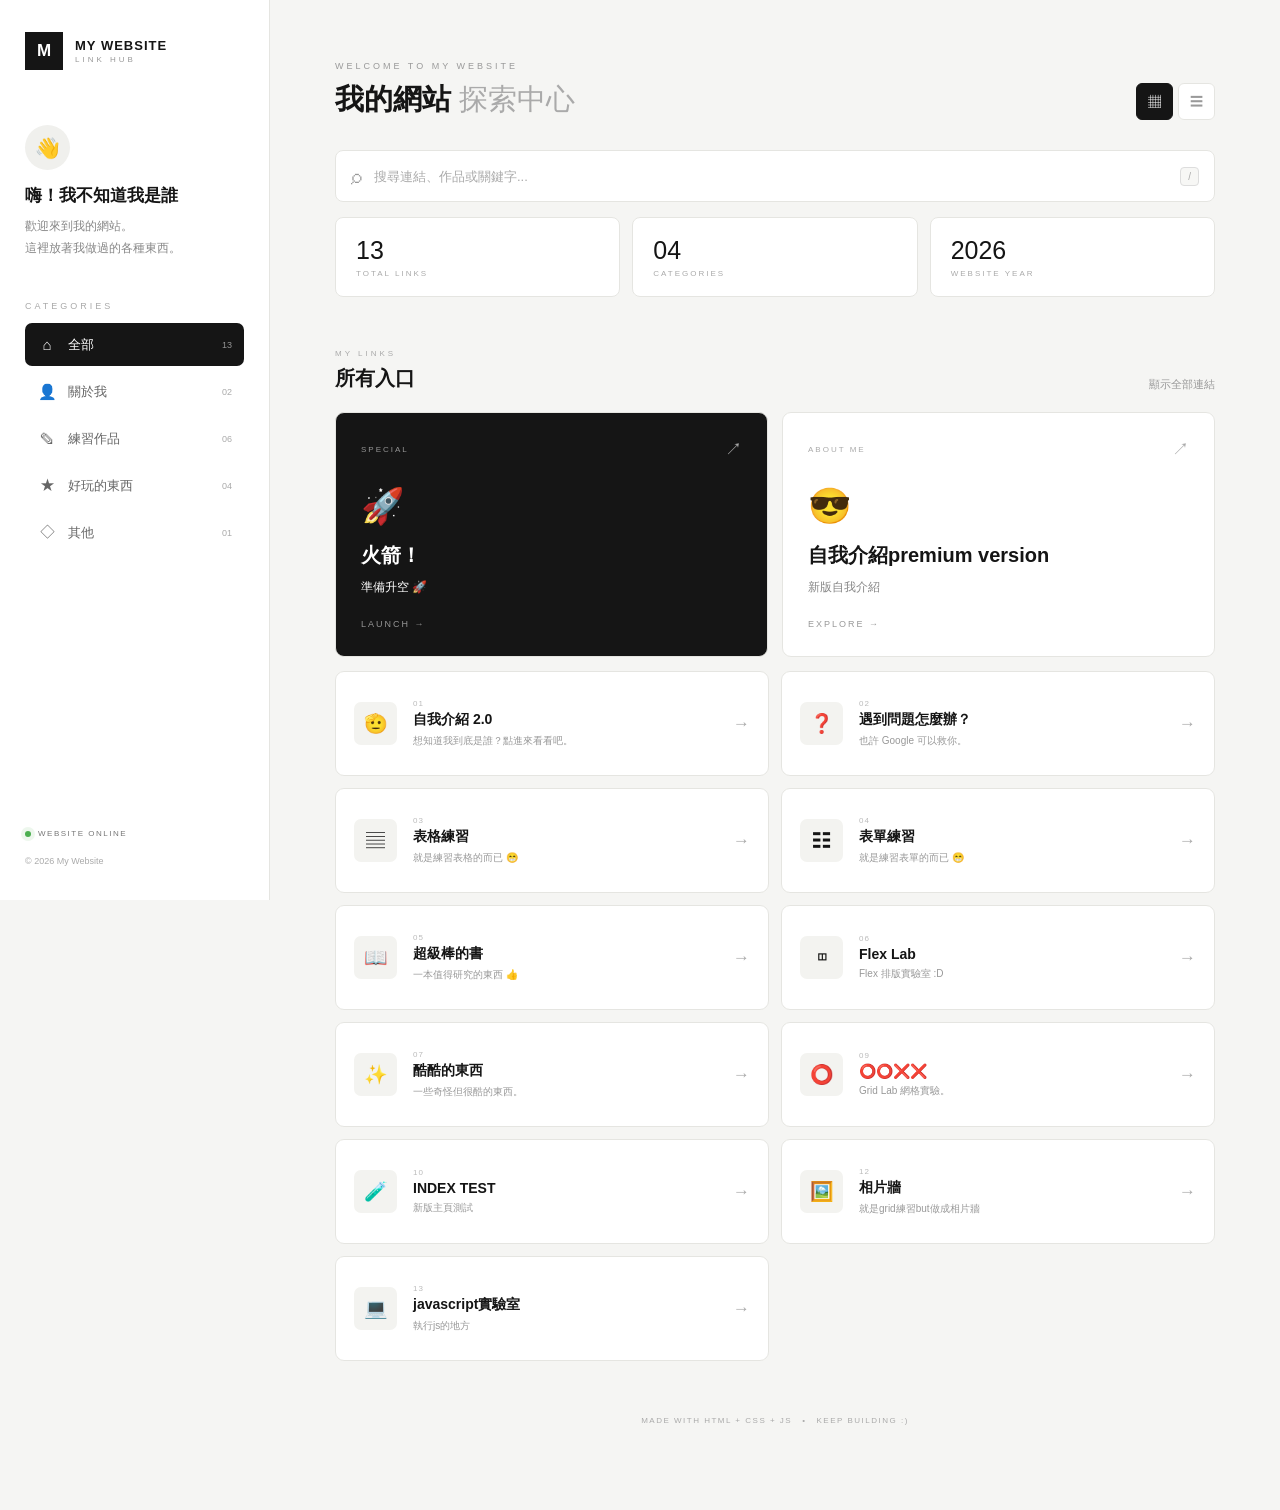
<file: index.html>
<!DOCTYPE html>
<html lang="zh-TW">

<head>
    <meta charset="UTF-8">

    <meta name="viewport" content="width=device-width, initial-scale=1.0">

    <title>我的網站｜Link Hub</title>

    <link rel="stylesheet" href="STYLE_TEST.css">
</head>


<body>

    <!-- 要新增連結要到666行!!!!! -->


    <!-- =================================
         開場動畫
    ================================= -->

    <div class="intro">

        <div class="intro-content">

            <div class="intro-logo">
                M
            </div>

            <div class="intro-title">
                MY WEBSITE
            </div>

            <div class="intro-line"></div>

            <div class="intro-subtitle">
                LOADING...
            </div>

        </div>

    </div>



    <!-- =================================
         左側選單
    ================================= -->

    <aside class="sidebar">


        <!-- Logo -->

        <div class="brand">

            <div class="brand-mark">
                M
            </div>

            <div class="brand-text">

                <strong>
                    MY WEBSITE
                </strong>

                <span>
                    LINK HUB
                </span>

            </div>

        </div>



        <!-- 個人介紹 -->

        <div class="profile">

            <div class="avatar">
                👋
            </div>

            <h1>
                嗨！我不知道我是誰
            </h1>

            <p>
                歡迎來到我的網站。<br>
                這裡放著我做過的各種東西。
            </p>

        </div>



        <!-- 分類 -->

        <div class="sidebar-title">
            CATEGORIES
        </div>


        <nav class="sidebar-menu">


            <button
                class="menu active"
                data-filter="all">

                <span class="menu-icon">
                    ⌂
                </span>

                <span>
                    全部
                </span>

                <b id="allCount">
                    00
                </b>

            </button>



            <button
                class="menu"
                data-filter="about">

                <span class="menu-icon">
                    👤
                </span>

                <span>
                    關於我
                </span>

                <b id="aboutCount">
                    00
                </b>

            </button>



            <button
                class="menu"
                data-filter="practice">

                <span class="menu-icon">
                    ✎
                </span>

                <span>
                    練習作品
                </span>

                <b id="practiceCount">
                    00
                </b>

            </button>



            <button
                class="menu"
                data-filter="fun">

                <span class="menu-icon">
                    ★
                </span>

                <span>
                    好玩的東西
                </span>

                <b id="funCount">
                    00
                </b>

            </button>



            <button
                class="menu"
                data-filter="other">

                <span class="menu-icon">
                    ◇
                </span>

                <span>
                    其他
                </span>

                <b id="otherCount">
                    00
                </b>

            </button>


        </nav>



        <!-- Sidebar 底部 -->

        <div class="sidebar-footer">

            <div class="online-status">

                <span class="online-dot"></span>

                WEBSITE ONLINE

            </div>

            <small>
                © 2026 My Website
            </small>

        </div>


    </aside>




    <!-- =================================
         主內容
    ================================= -->

    <main class="main">


        <!-- 頂部 -->

        <header class="topbar">


            <div>

                <span class="eyebrow">
                    WELCOME TO MY WEBSITE
                </span>

                <h2>
                    我的網站
                    <span>
                        探索中心
                    </span>
                </h2>

            </div>



            <!-- Grid / List -->

            <div class="view-buttons">

                <button
                    class="view-button active"
                    data-view="grid"
                    title="網格模式">

                    ▦

                </button>


                <button
                    class="view-button"
                    data-view="list"
                    title="列表模式">

                    ☰

                </button>

            </div>


        </header>




        <!-- 搜尋 -->

        <div class="search-box">

            <span class="search-icon">
                ⌕
            </span>


            <input
                id="search"
                type="text"
                placeholder="搜尋連結、作品或關鍵字..."
                autocomplete="off">


            <kbd>
                /
            </kbd>

        </div>




        <!-- 統計 -->

        <section class="stats">


            <div class="stat">

                <strong id="totalCount">
                    00
                </strong>

                <span>
                    TOTAL LINKS
                </span>

            </div>



            <div class="stat">

                <strong id="categoryCount">
                    00
                </strong>

                <span>
                    CATEGORIES
                </span>

            </div>



            <div class="stat">

                <strong>
                    2026
                </strong>

                <span>
                    WEBSITE YEAR
                </span>

            </div>


        </section>




        <!-- =================================
             連結區域
        ================================= -->

        <section class="content">


            <div class="section-title">


                <div>

                    <span>
                        MY LINKS
                    </span>

                    <h3>
                        所有入口
                    </h3>

                </div>


                <p id="resultText">
                    顯示全部連結
                </p>


            </div>



            <!-- 精選連結 -->

            <div
                class="featured-grid"
                id="featuredLinks">
            </div>



            <!-- 一般連結 -->

            <div
                class="link-grid"
                id="linkGrid">
            </div>



            <!-- 找不到結果 -->

            <div
                class="no-result"
                id="noResult">


                <div class="no-result-icon">
                    🔍
                </div>


                <h3>
                    找不到東西
                </h3>


                <p>
                    換個關鍵字試試看吧。
                </p>


            </div>


        </section>




        <!-- Footer -->

        <footer>

            <span>
                MADE WITH HTML + CSS + JS
            </span>

            <span>
                •
            </span>

            <span>
                KEEP BUILDING :)
            </span>

        </footer>


    </main>




    <!-- =================================
         JavaScript
    ================================= -->

    <script>


        /*
        ==================================================
        ⭐⭐⭐ 新增連結只需要修改這裡 ⭐⭐⭐

        新增一個：

        {
            title: "網站名稱",
            description: "網站介紹",
            url: "你的檔案.html",
            icon: "🔥",
            category: "other",
            featured: false,
            keywords: "搜尋關鍵字"
        },

        category 可以使用：

        about
        practice
        fun
        other


        featured：

        true  = 大型精選卡片
        false = 一般卡片

        ==================================================
        */


        const links = [


            /* 連結 1 */

            {
                title: "自我介紹 2.0",
                description: "想知道我到底是誰？點進來看看吧。",
                url: "about-me.html",
                icon: "🫡",
                category: "about",
                featured: false,
                keywords: "自我介紹 我是誰 關於我 about me"
            },


            /* 連結 2 */

            {
                title: "遇到問題怎麼辦？",
                description: "也許 Google 可以救你。",
                url: "fake_google.html",
                icon: "❓",
                category: "fun",
                featured: false,
                keywords: "問題 google 搜尋 怎麼辦"
            },


            /* 連結 3 */

            {
                title: "表格練習",
                description: "就是練習表格的而已 😁",
                url: "表格.html",
                icon: "▤",
                category: "practice",
                featured: false,
                keywords: "表格 table html 練習"
            },


            /* 連結 4 */

            {
                title: "表單練習",
                description: "就是練習表單的而已 😁",
                url: "表單.html",
                icon: "☷",
                category: "practice",
                featured: false,
                keywords: "表單 form html 練習"
            },


            /* 連結 5 */

            {
                title: "超級棒的書",
                description: "一本值得研究的東西 👍",
                url: "book.html",
                icon: "📖",
                category: "fun",
                featured: false,
                keywords: "書 book 閱讀"
            },


            /* 連結 6 */

            {
                title: "Flex Lab",
                description: "Flex 排版實驗室 :D",
                url: "flex-lab.html",
                icon: "◫",
                category: "practice",
                featured: false,
                keywords: "flex flexbox css lab 排版"
            },


            /* 連結 7 */

            {
                title: "酷酷的東西",
                description: "一些奇怪但很酷的東西。",
                url: "cool.html",
                icon: "✨",
                category: "fun",
                featured: false,
                keywords: "酷 cool 好玩 特效"
            },


            /* 連結 8 */

            {
                title: "火箭！",
                description: "準備升空 🚀",
                url: "rocket.html",
                icon: "🚀",
                category: "fun",
                featured: true,
                keywords: "火箭 rocket 太空 space"
            },


            /* 連結 9 */

            {
                title: "⭕⭕❌❌",
                description: "Grid Lab 網格實驗。",
                url: "grid-lab.html",
                icon: "⭕",
                category: "practice",
                featured: false,
                keywords: "grid grid lab 圓圈 叉叉 O X"
            },

            

            {
                title: "INDEX TEST",
                description: "新版主頁測試",
                url: "INDEX_TEST.html",
                icon: "🧪",
                category: "other",
                featured: false,
                keywords: "INDEX_TEST TEST INDEX index_test test index 測試 主頁"
            },

            {
                title: "自我介紹premium version",
                description: "新版自我介紹",
                url: "about-me-2.html",
                icon: "😎",
                category: "about",
                featured: true,
                keywords: "自我介紹 介紹 自我 自 我 介 紹 self introduction selfintroduction"
            },

            {
                title: "相片牆",
                description: "就是grid練習but做成相片牆",
                url: "gallery.html",
                icon: "🖼️",
                category: "practice",
                featured: false,
                keywords: "grid 相片 牆 photo 照片 照 片 gallery"
            },

            {
                title: "javascript實驗室",
                description: "執行js的地方",
                url: "js-lab.html",
                icon: "💻",
                category: "practice",
                featured: false,
                keywords: "js javascript 實驗 實 驗 實驗室 室 j a v a s c r i p t"
            },

            // {
            //     title: "flex 練習",
            //     description: "就是grid練習but做成相片牆",
            //     url: "gallery.html",
            //     icon: "🖼️",
            //     category: "practice",
            //     featured: false,
            //     keywords: "grid 相片 牆 photo 照片 照 片 gallery"
            // },


            /*
            ==================================================
            ⭐⭐⭐ 範例：新增第 10 個連結 ⭐⭐⭐

            {
                title: "我的新作品",
                description: "這是我的第十個作品。",
                url: "new-page.html",
                icon: "🔥",
                category: "practice",
                featured: false,
                keywords: "新作品 new 練習"
            },

            ==================================================
            */


        ];




        /* =================================
           找到 HTML 元素
        ================================= */


        const featuredContainer =
            document.getElementById(
                "featuredLinks"
            );


        const linkContainer =
            document.getElementById(
                "linkGrid"
            );


        const searchInput =
            document.getElementById(
                "search"
            );


        const noResult =
            document.getElementById(
                "noResult"
            );


        const resultText =
            document.getElementById(
                "resultText"
            );


        const totalCount =
            document.getElementById(
                "totalCount"
            );


        const categoryCount =
            document.getElementById(
                "categoryCount"
            );



        let currentFilter = "all";




        /* =================================
           數字格式
        ================================= */

        function formatNumber(number) {

            return String(number)
                .padStart(2, "0");

        }




        /* =================================
           精選卡片
        ================================= */

        function createFeaturedCard(item) {


            const card =
                document.createElement("a");


            card.href =
                item.url;


            card.className =
                "featured-link link-card";


            card.dataset.category =
                item.category;


            card.dataset.name =
                (
                    item.title +
                    " " +
                    item.description +
                    " " +
                    item.keywords
                ).toLowerCase();



            if (
                item.title === "火箭！"
            ) {

                card.classList.add(
                    "rocket"
                );

            }



            card.innerHTML = `


                <div class="card-top">


                    <span class="tag">

                        ${
                            item.category === "about"
                            ? "ABOUT ME"
                            : "SPECIAL"
                        }

                    </span>


                    <span class="card-arrow">
                        ↗
                    </span>


                </div>



                <div class="big-icon">
                    ${item.icon}
                </div>



                <h4>
                    ${item.title}
                </h4>



                <p>
                    ${item.description}
                </p>



                <span class="go">

                    ${
                        item.title === "火箭！"
                        ? "LAUNCH"
                        : "EXPLORE"
                    }

                    →

                </span>


            `;


            return card;

        }




        /* =================================
           一般卡片
        ================================= */

        function createNormalCard(
            item,
            index
        ) {


            const card =
                document.createElement("a");


            card.href =
                item.url;


            card.className =
                "link-card normal";


            card.dataset.category =
                item.category;


            card.dataset.name =
                (
                    item.title +
                    " " +
                    item.description +
                    " " +
                    item.keywords
                ).toLowerCase();



            if (
                item.title === "⭕⭕❌❌"
            ) {

                card.classList.add(
                    "special-nine"
                );

            }



            card.innerHTML = `


                <span class="icon">
                    ${item.icon}
                </span>



                <div class="link-text">


                    <span class="link-number">
                        ${formatNumber(index + 1)}
                    </span>


                    <h4>
                        ${item.title}
                    </h4>


                    <p>
                        ${item.description}
                    </p>


                </div>



                <span class="arrow">
                    →
                </span>


            `;


            return card;

        }




        /* =================================
           顯示所有連結
        ================================= */

        function renderLinks() {


            featuredContainer.innerHTML =
                "";


            linkContainer.innerHTML =
                "";


            links.forEach(
                (item, index) => {


                    if (
                        item.featured
                    ) {


                        const card =
                            createFeaturedCard(
                                item
                            );


                        featuredContainer
                            .appendChild(
                                card
                            );


                    } else {


                        const card =
                            createNormalCard(
                                item,
                                index
                            );


                        linkContainer
                            .appendChild(
                                card
                            );

                    }

                }
            );



            updateStats();

            updateLinks();

        }




        /* =================================
           統計數字
        ================================= */

        function updateStats() {


            totalCount.textContent =
                formatNumber(
                    links.length
                );



            const categories =
                new Set(
                    links.map(
                        item =>
                            item.category
                    )
                );



            categoryCount.textContent =
                formatNumber(
                    categories.size
                );



            const counts = {

                about: 0,

                practice: 0,

                fun: 0,

                other: 0

            };



            links.forEach(
                item => {


                    if (
                        counts[item.category]
                        !== undefined
                    ) {

                        counts[
                            item.category
                        ]++;

                    }

                }
            );



            document.getElementById(
                "allCount"
            ).textContent =
                formatNumber(
                    links.length
                );



            document.getElementById(
                "aboutCount"
            ).textContent =
                formatNumber(
                    counts.about
                );



            document.getElementById(
                "practiceCount"
            ).textContent =
                formatNumber(
                    counts.practice
                );



            document.getElementById(
                "funCount"
            ).textContent =
                formatNumber(
                    counts.fun
                );



            document.getElementById(
                "otherCount"
            ).textContent =
                formatNumber(
                    counts.other
                );

        }




        /* =================================
           搜尋 + 分類
        ================================= */

        function updateLinks() {


            const keyword =
                searchInput.value
                    .toLowerCase()
                    .trim();



            const cards =
                document.querySelectorAll(
                    ".link-card"
                );



            let visible = 0;



            cards.forEach(
                card => {


                    const category =
                        card.dataset.category;


                    const name =
                        card.dataset.name;



                    const categoryMatch =
                        currentFilter === "all" ||
                        category === currentFilter;



                    const searchMatch =
                        name.includes(
                            keyword
                        );



                    const show =
                        categoryMatch &&
                        searchMatch;



                    card.style.display =
                        show
                        ? ""
                        : "none";



                    if (show) {

                        visible++;

                    }

                }
            );



            if (keyword) {


                resultText.textContent =
                    `找到 ${visible} 個結果`;


            } else if (
                currentFilter === "all"
            ) {


                resultText.textContent =
                    "顯示全部連結";


            } else {


                resultText.textContent =
                    "顯示分類中的連結";

            }



            noResult.classList.toggle(
                "show",
                visible === 0
            );



            const visibleFeatured =
                Array.from(
                    featuredContainer.children
                ).some(
                    card =>
                        card.style.display !==
                        "none"
                );



            featuredContainer.style.display =
                visibleFeatured
                ? ""
                : "none";

        }




        /* =================================
           左側分類按鈕
        ================================= */

        document
            .querySelectorAll(".menu")
            .forEach(
                menu => {


                    menu.addEventListener(
                        "click",
                        () => {


                            document
                                .querySelectorAll(
                                    ".menu"
                                )
                                .forEach(
                                    item => {

                                        item.classList
                                            .remove(
                                                "active"
                                            );

                                    }
                                );



                            menu.classList.add(
                                "active"
                            );



                            currentFilter =
                                menu.dataset.filter;



                            updateLinks();

                        }
                    );

                }
            );




        /* =================================
           搜尋
        ================================= */

        searchInput.addEventListener(
            "input",
            updateLinks
        );




        /* =================================
           鍵盤快捷鍵
        ================================= */

        document.addEventListener(
            "keydown",
            event => {


                if (
                    event.key === "/" &&
                    document.activeElement !==
                    searchInput
                ) {


                    event.preventDefault();

                    searchInput.focus();

                }



                if (
                    event.key === "Escape"
                ) {


                    searchInput.value =
                        "";

                    updateLinks();

                    searchInput.blur();

                }

            }
        );




        /* =================================
           Grid / List
        ================================= */

        const viewButtons =
            document.querySelectorAll(
                ".view-button"
            );



        viewButtons.forEach(
            button => {


                button.addEventListener(
                    "click",
                    () => {


                        viewButtons.forEach(
                            item => {

                                item.classList
                                    .remove(
                                        "active"
                                    );

                            }
                        );



                        button.classList.add(
                            "active"
                        );



                        const view =
                            button.dataset.view;



                        linkContainer.classList.toggle(
                            "list-view",
                            view === "list"
                        );

                    }
                );

            }
        );




        /* =================================
           ⭐ 點擊連結 Loading 動畫
        ================================= */

        document.addEventListener(
            "click",
            function (event) {


                const link =
                    event.target.closest(
                        "a.link-card"
                    );


                if (!link) {
                    return;
                }


                event.preventDefault();


                const url =
                    link.href;


                document.body.classList.add(
                    "leaving"
                );


                setTimeout(
                    function () {

                        window.location.href =
                            url;

                    },
                    500
                );

            }
        );




        /* =================================
           啟動
        ================================= */

        renderLinks();


    </script>


</body>

</html>
</file>
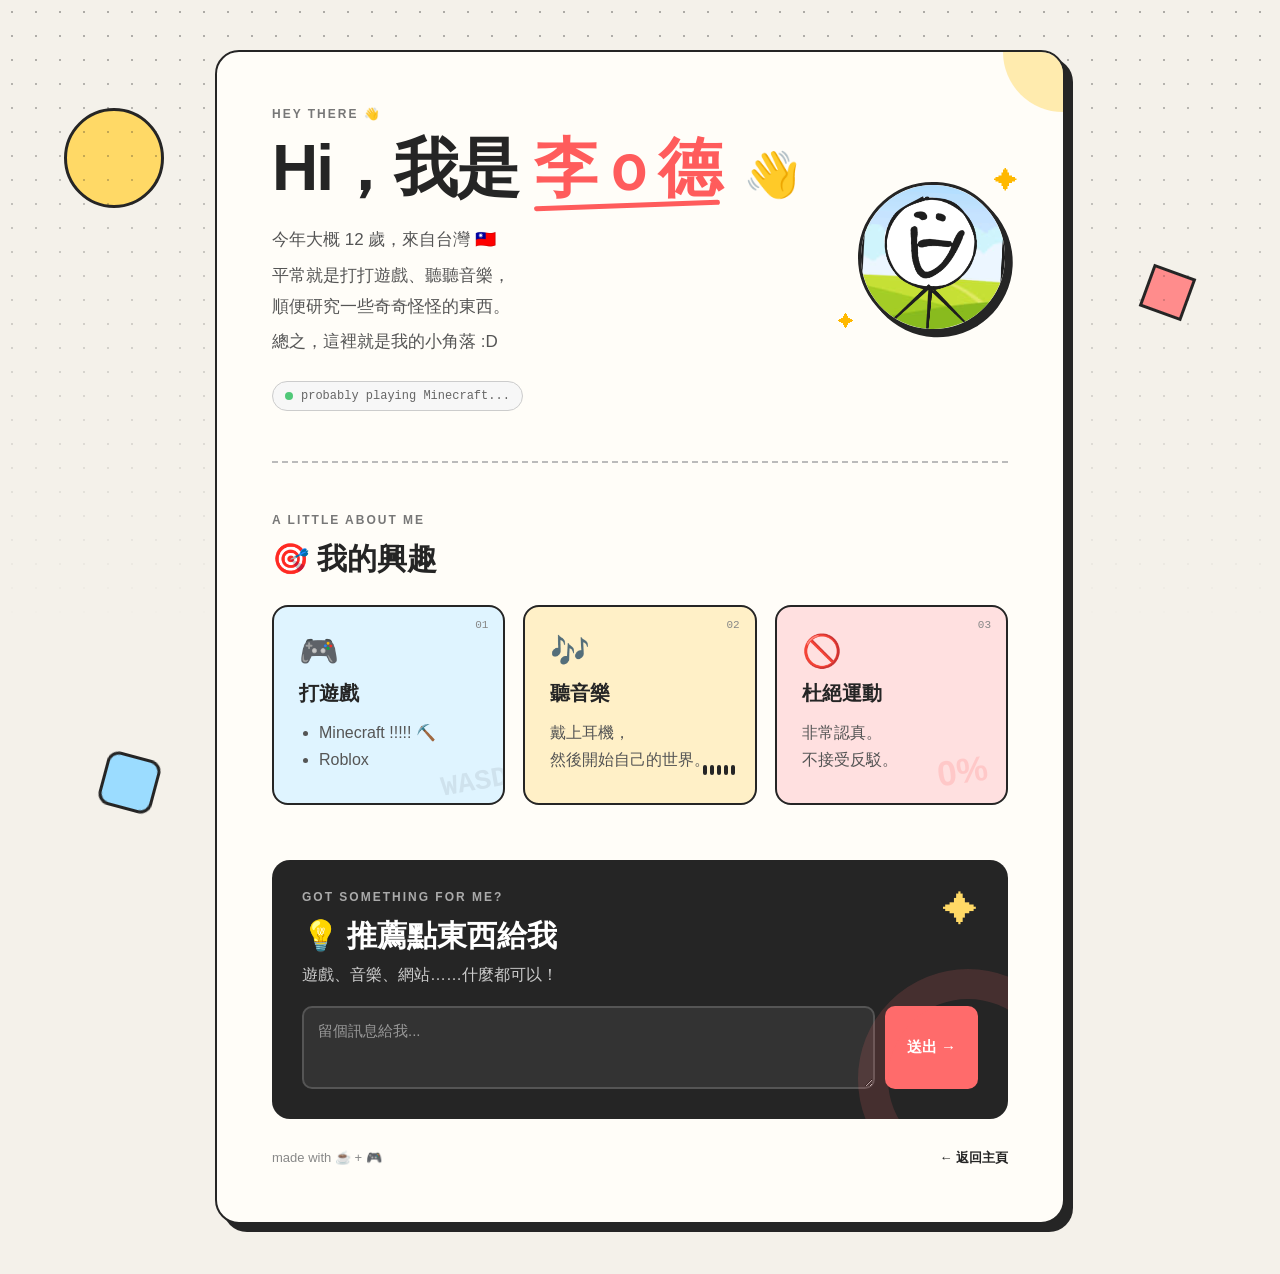
<file: about-me-2.html>
<!DOCTYPE html>
<html lang="zh-TW">

<head>
    <meta charset="UTF-8">
    <meta name="viewport" content="width=device-width, initial-scale=1.0">

    <title>李ｏ德的小卡片｜自我介紹</title>

    <link rel="stylesheet" href="about-me-2.css">
</head>

<body>

    <!-- Decorative background -->
    <div class="bg-dots"></div>
    <div class="floating-shape shape-1"></div>
    <div class="floating-shape shape-2"></div>
    <div class="floating-shape shape-3"></div>

    <main class="about-me">

        <!-- Header -->
        <section class="intro">

            <div class="intro-text">

                <p class="small-text">
                    HEY THERE 👋
                </p>

                <h1>
                    Hi，我是 <span>李ｏ德</span>
                    <span class="wave">👋</span>
                </h1>

                <p class="description">
                    今年大概 12 歲，來自台灣 🇹🇼
                </p>

                <p class="description">
                    平常就是打打遊戲、聽聽音樂，<br>
                    順便研究一些奇奇怪怪的東西。
                </p>

                <p class="description">
                    總之，這裡就是我的小角落 <span class="blink">:D</span>
                </p>

                <div class="status">
                    <span class="status-dot"></span>
                    probably playing Minecraft...
                </div>

            </div>

            <div class="avatar-wrapper">
                <div class="sparkle sparkle-1">✦</div>
                <div class="sparkle sparkle-2">✦</div>

                <img
                    src="自畫像.png"
                    alt="我的自畫像"
                    class="profile-img"
                >
            </div>

        </section>


        <hr>


        <!-- Hobbies -->
        <section class="hobby">

            <p class="section-label">
                A LITTLE ABOUT ME
            </p>

            <h2>
                🎯 我的興趣
            </h2>

            <div class="hobby-grid">

                <div class="hobby-card">
                    <span class="card-number">01</span>

                    <div class="emoji">🎮</div>

                    <h3>打遊戲</h3>

                    <ul>
                        <li>Minecraft !!!!! ⛏️</li>
                        <li>Roblox</li>
                    </ul>

                    <div class="card-decoration">WASD</div>
                </div>


                <div class="hobby-card">
                    <span class="card-number">02</span>

                    <div class="emoji">🎶</div>

                    <h3>聽音樂</h3>

                    <p>
                        戴上耳機，<br>
                        然後開始自己的世界。
                    </p>

                    <div class="music-bars">
                        <span></span>
                        <span></span>
                        <span></span>
                        <span></span>
                        <span></span>
                    </div>
                </div>


                <div class="hobby-card">
                    <span class="card-number">03</span>

                    <div class="emoji">🚫</div>

                    <h3>杜絕運動</h3>

                    <p>
                        非常認真。<br>
                        不接受反駁。
                    </p>

                    <div class="no-sport">
                        0%
                    </div>
                </div>

            </div>

        </section>


        <!-- Recommendation -->
        <section class="recommend">

            <div class="recommend-header">

                <div>
                    <p class="section-label">
                        GOT SOMETHING FOR ME?
                    </p>

                    <h2>
                        💡 推薦點東西給我
                    </h2>
                </div>

                <div class="mini-star">✦</div>

            </div>

            <p>
                遊戲、音樂、網站……什麼都可以！
            </p>

            <form>

                <textarea
                    id="msg"
                    rows="3"
                    placeholder="留個訊息給我..."
                ></textarea>

                <button type="submit">
                    送出 <span>→</span>
                </button>

            </form>

        </section>


        <!-- Footer -->
        <footer>

            <span>made with ☕ + 🎮</span>

            <a href="index.html">
                ← 返回主頁
            </a>

        </footer>

    </main>

</body>

</html>
</file>
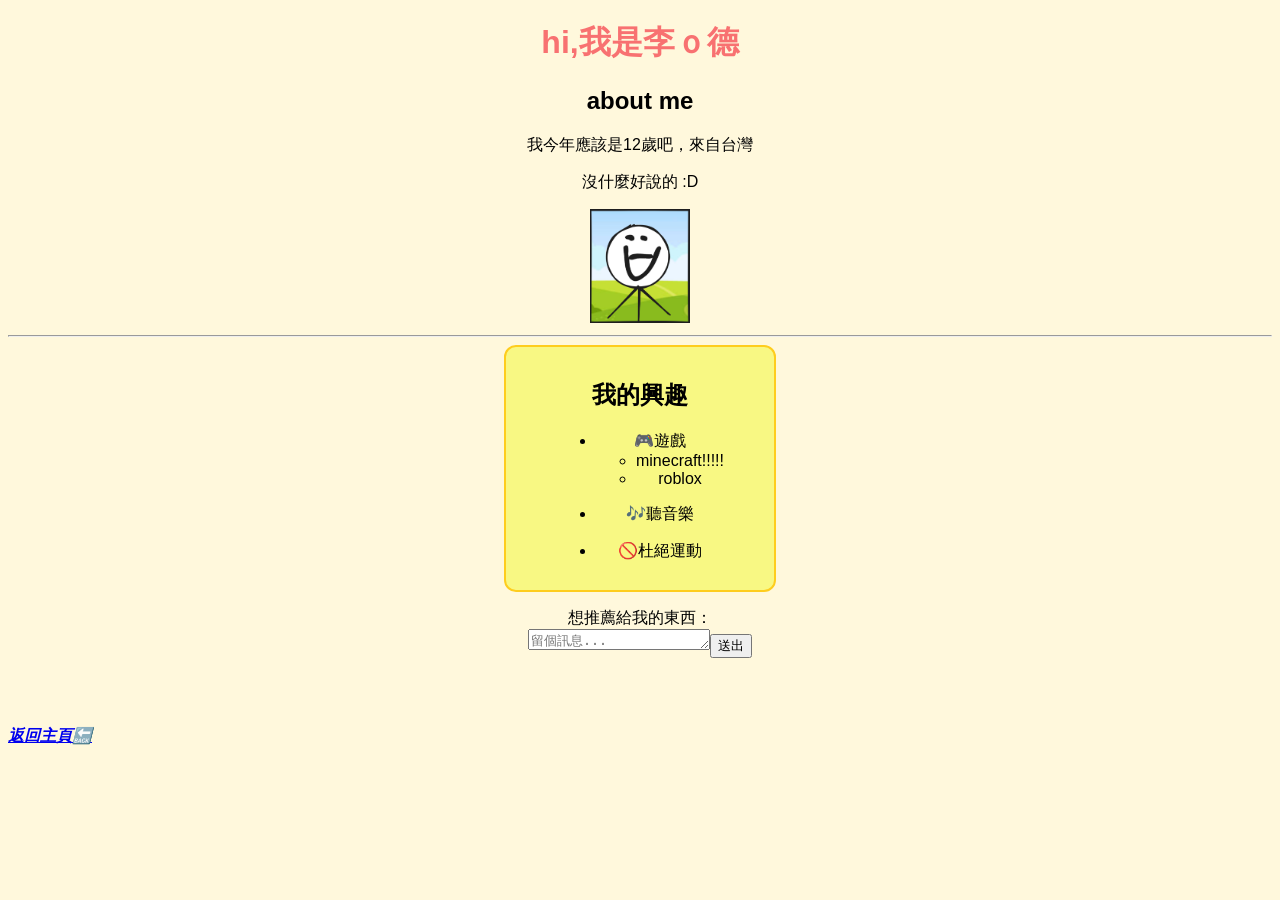
<file: about-me.html>
<!DOCTYPE html>
<html lang="en">

<head>
    <meta charset="UTF-8">
    <meta name="viewport" content="width=device-width, initial-scale=1.0">
    <title>李ｏ德的小卡片(自我介紹)</title>
    <link rel="stylesheet" href="about-me.css">
</head>

<body>
    <div class="about-me">
        <h1>hi,我是李ｏ德</h1>
        <h2>about me</h2>
        <p>我今年應該是12歲吧，來自台灣</p>
        <p>沒什麼好說的 :D</p>
        <img src="自畫像.png" alt="我的自畫像" width="100">
        <hr>
        <div class="container">
            <div class="hobby">
                <h2>我的興趣</h2>
                <ul>
                    <li>🎮遊戲
                        <ul>
                            <li>minecraft!!!!!</li>
                            <li>roblox</li>
                        </ul>
                    </li>
                </ul>
                <ul>
                    <li>🎶聽音樂</li>
                </ul>
                <ul>
                    <li>🚫杜絕運動</li>
                </ul>
                <form>
            </div>
        </div>
        <p>
            <label for="msg">想推薦給我的東西：</label><br>
            <textarea id="msg" rows="1" cols="20" placeholder="留個訊息..."></textarea><button type="submit">送出</button>
        </p>
        </form>
    </div>
    <br>
    <br>

    <p><a href="index.html"><em><strong>返回主頁🔙</strong></em></a></p>

</body>

</html>
</file>
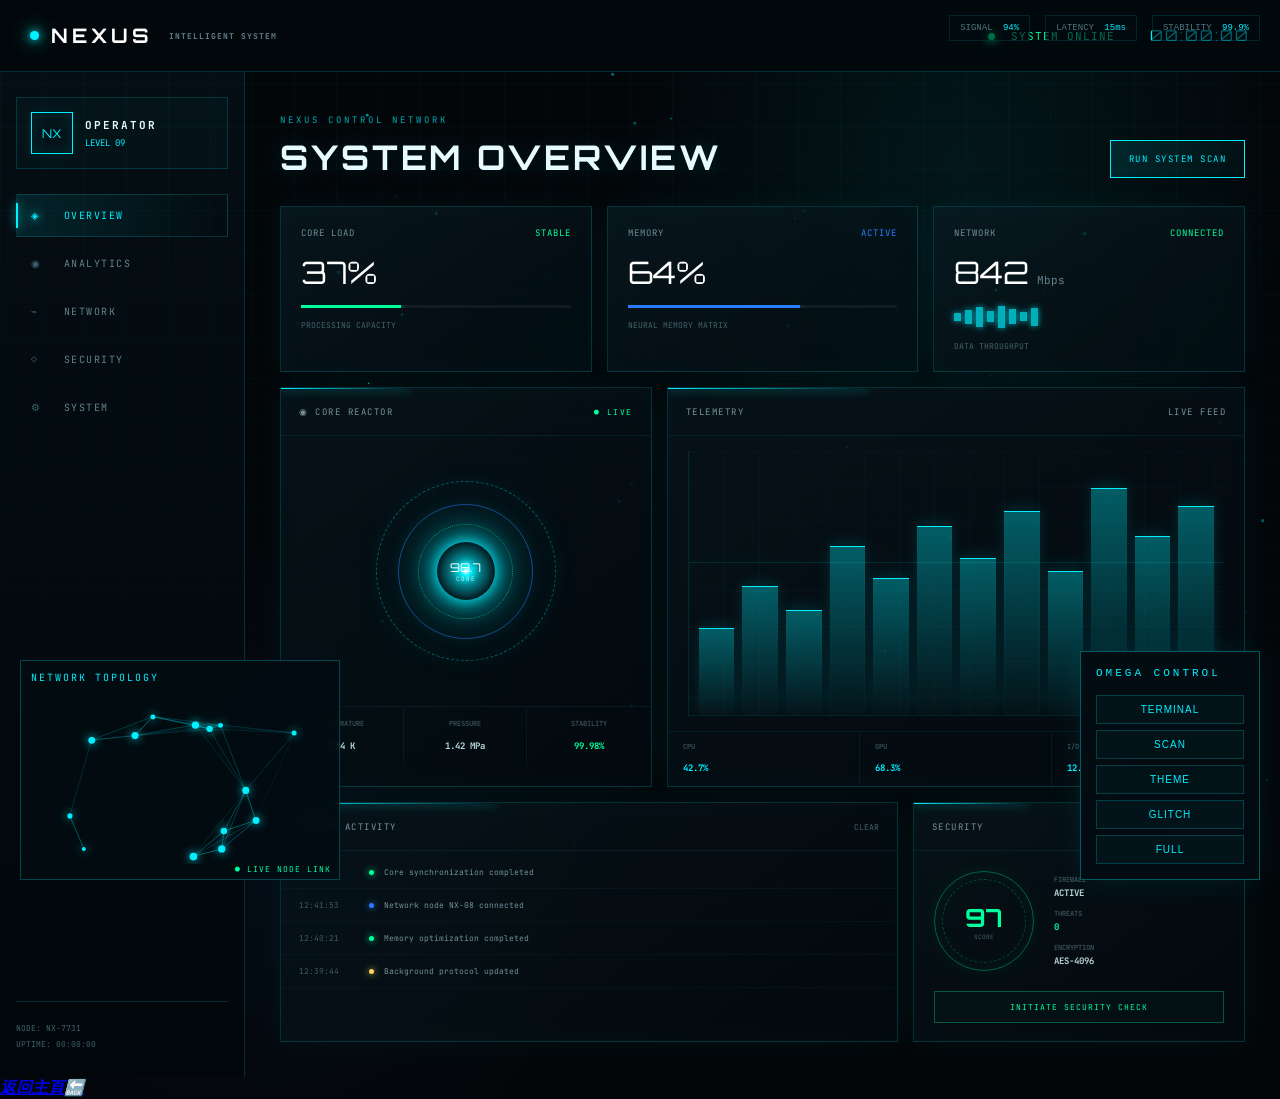
<file: cool.html>
<!DOCTYPE html>
<html lang="zh-Hant">
<head>
    <meta charset="UTF-8">
    <meta name="viewport" content="width=device-width, initial-scale=1.0">
    <title>NEXUS // SYSTEM CONTROL</title>

    <link rel="stylesheet" href="cool.css">
</head>

<body>

    <!-- 背景網格 -->
    <div class="background-grid"></div>
    <div class="scanlines"></div>

    <!-- 頂部導航 -->
    <header class="topbar">
        <div class="brand">
            <span class="brand-dot"></span>
            NEXUS
            <small>INTELLIGENT SYSTEM</small>
        </div>

        <div class="system-status">
            <span class="status-light"></span>
            SYSTEM ONLINE
        </div>

        <div class="clock" id="clock">
            00:00:00
        </div>
    </header>

    <!-- 主畫面 -->
    <main class="dashboard">

        <!-- 左側 -->
        <aside class="sidebar">

            <div class="profile-card">
                <div class="avatar">
                    NX
                </div>

                <div class="profile-info">
                    <strong>OPERATOR</strong>
                    <span>LEVEL 09</span>
                </div>
            </div>

            <nav class="menu">

                <button class="menu-item active" data-panel="overview">
                    <span>◈</span>
                    OVERVIEW
                </button>

                <button class="menu-item" data-panel="analytics">
                    <span>◉</span>
                    ANALYTICS
                </button>

                <button class="menu-item" data-panel="network">
                    <span>⌁</span>
                    NETWORK
                </button>

                <button class="menu-item" data-panel="security">
                    <span>◇</span>
                    SECURITY
                </button>

                <button class="menu-item" data-panel="system">
                    <span>⚙</span>
                    SYSTEM
                </button>

            </nav>

            <div class="sidebar-footer">
                <div>NODE: NX-7731</div>
                <div>UPTIME: <span id="uptime">00:00:00</span></div>
            </div>

        </aside>


        <!-- 中間主要內容 -->
        <section class="content">

            <div class="page-title">
                <div>
                    <span class="eyebrow">NEXUS CONTROL NETWORK</span>
                    <h1>SYSTEM OVERVIEW</h1>
                </div>

                <button class="action-button" id="scanButton">
                    RUN SYSTEM SCAN
                </button>
            </div>


            <!-- 狀態卡片 -->
            <section class="stats">

                <div class="stat-card">
                    <div class="stat-header">
                        <span>CORE LOAD</span>
                        <span class="green">STABLE</span>
                    </div>

                    <div class="stat-value">
                        <span id="coreLoad">37</span>%
                    </div>

                    <div class="progress">
                        <div id="coreBar" style="width:37%"></div>
                    </div>

                    <small>PROCESSING CAPACITY</small>
                </div>


                <div class="stat-card">
                    <div class="stat-header">
                        <span>MEMORY</span>
                        <span class="blue">ACTIVE</span>
                    </div>

                    <div class="stat-value">
                        <span id="memory">64</span>%
                    </div>

                    <div class="progress blue-bar">
                        <div id="memoryBar" style="width:64%"></div>
                    </div>

                    <small>NEURAL MEMORY MATRIX</small>
                </div>


                <div class="stat-card">
                    <div class="stat-header">
                        <span>NETWORK</span>
                        <span class="green">CONNECTED</span>
                    </div>

                    <div class="stat-value">
                        <span id="network">842</span>
                        <small>Mbps</small>
                    </div>

                    <div class="network-wave">
                        <i></i>
                        <i></i>
                        <i></i>
                        <i></i>
                        <i></i>
                        <i></i>
                        <i></i>
                        <i></i>
                    </div>

                    <small>DATA THROUGHPUT</small>
                </div>

            </section>


            <!-- 主視覺區 -->
            <section class="main-grid">

                <!-- 核心反應爐 -->
                <div class="panel reactor-panel">

                    <div class="panel-title">
                        <span>◉ CORE REACTOR</span>
                        <span class="live">● LIVE</span>
                    </div>

                    <div class="reactor">

                        <div class="reactor-ring ring-1"></div>
                        <div class="reactor-ring ring-2"></div>
                        <div class="reactor-ring ring-3"></div>

                        <div class="reactor-core">
                            <span id="corePercent">98.7</span>
                            <small>CORE</small>
                        </div>

                    </div>

                    <div class="reactor-data">
                        <div>
                            <span>TEMPERATURE</span>
                            <strong id="temperature">724 K</strong>
                        </div>

                        <div>
                            <span>PRESSURE</span>
                            <strong id="pressure">1.42 MPa</strong>
                        </div>

                        <div>
                            <span>STABILITY</span>
                            <strong class="green">99.98%</strong>
                        </div>
                    </div>

                </div>


                <!-- 即時數據 -->
                <div class="panel telemetry-panel">

                    <div class="panel-title">
                        <span>TELEMETRY</span>
                        <span id="telemetryStatus">LIVE FEED</span>
                    </div>

                    <div class="chart" id="chart">

                        <div class="chart-line"></div>

                        <div class="chart-bars">
                            <span style="height:35%"></span>
                            <span style="height:52%"></span>
                            <span style="height:42%"></span>
                            <span style="height:68%"></span>
                            <span style="height:55%"></span>
                            <span style="height:76%"></span>
                            <span style="height:63%"></span>
                            <span style="height:82%"></span>
                            <span style="height:58%"></span>
                            <span style="height:91%"></span>
                            <span style="height:72%"></span>
                            <span style="height:84%"></span>
                        </div>

                    </div>

                    <div class="telemetry-values">

                        <div>
                            <span>CPU</span>
                            <strong id="cpu">42.7%</strong>
                        </div>

                        <div>
                            <span>GPU</span>
                            <strong id="gpu">68.3%</strong>
                        </div>

                        <div>
                            <span>I/O</span>
                            <strong id="io">12.8 GB/s</strong>
                        </div>

                    </div>

                </div>

            </section>


            <!-- 下方資訊 -->
            <section class="bottom-grid">

                <!-- 活動紀錄 -->
                <div class="panel activity-panel">

                    <div class="panel-title">
                        <span>SYSTEM ACTIVITY</span>
                        <button id="clearLog">CLEAR</button>
                    </div>

                    <div class="activity-list" id="activityList">

                        <div class="activity">
                            <span class="activity-time">12:42:17</span>
                            <span class="activity-dot green-dot"></span>
                            <span>Core synchronization completed</span>
                        </div>

                        <div class="activity">
                            <span class="activity-time">12:41:53</span>
                            <span class="activity-dot blue-dot"></span>
                            <span>Network node NX-08 connected</span>
                        </div>

                        <div class="activity">
                            <span class="activity-time">12:40:21</span>
                            <span class="activity-dot green-dot"></span>
                            <span>Memory optimization completed</span>
                        </div>

                        <div class="activity">
                            <span class="activity-time">12:39:44</span>
                            <span class="activity-dot yellow-dot"></span>
                            <span>Background protocol updated</span>
                        </div>

                    </div>

                </div>


                <!-- 安全 -->
                <div class="panel security-panel">

                    <div class="panel-title">
                        <span>SECURITY</span>
                        <span class="green">SECURE</span>
                    </div>

                    <div class="security-score">

                        <div class="score-circle">
                            <strong id="securityScore">97</strong>
                            <span>SCORE</span>
                        </div>

                        <div class="security-info">
                            <div>
                                <span>FIREWALL</span>
                                <strong>ACTIVE</strong>
                            </div>

                            <div>
                                <span>THREATS</span>
                                <strong class="green">0</strong>
                            </div>

                            <div>
                                <span>ENCRYPTION</span>
                                <strong>AES-4096</strong>
                            </div>
                        </div>

                    </div>

                    <button class="security-button" id="securityCheck">
                        INITIATE SECURITY CHECK
                    </button>

                </div>

            </section>

        </section>

    </main>


    <!-- 彈出通知 -->
    <div class="notification" id="notification">

        <div class="notification-icon">
            ✓
        </div>

        <div>
            <strong id="notificationTitle">
                SYSTEM MESSAGE
            </strong>

            <span id="notificationText">
                Operation completed.
            </span>
        </div>

    </div>


    <!-- 掃描畫面 -->
    <div class="scan-overlay" id="scanOverlay">

        <div class="scan-box">

            <div class="scan-circle">
                <div class="scan-inner"></div>
            </div>

            <h2>SYSTEM SCANNING</h2>

            <p id="scanText">
                Initializing diagnostic protocol...
            </p>

            <div class="scan-progress">
                <div id="scanProgress"></div>
            </div>

            <span id="scanPercent">0%</span>

        </div>

    </div>


    <script src="cool.js"></script>
    <p><a href="index.html"><em><strong>返回主頁🔙</strong></em></a></p>
</body>
</html>
</file>
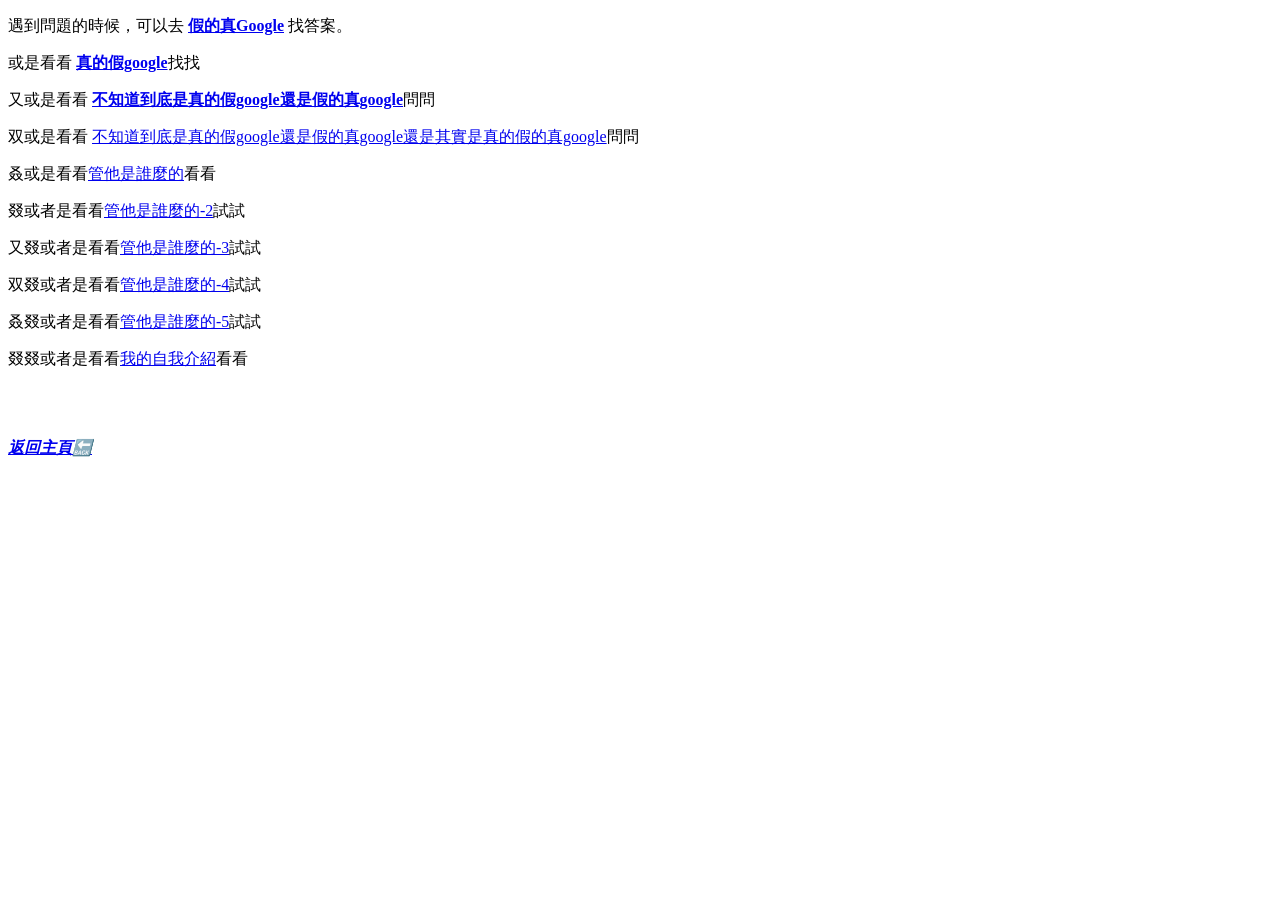
<file: fake_google.html>
<!DOCTYPE html>
<html lang="en">
<head>
    <meta charset="UTF-8">
    <meta name="viewport" content="width=device-width, initial-scale=1.0">
    <title>遇到問題怎麼辦!!</title>
</head>
<body>
    <p>遇到問題的時候，可以去 <a href="https://chatgpt.com/" target="_blank"><strong>假的真Google</strong></a> 找答案。</p>
    <p>或是看看 <a href="https://gemini.google.com/app" target="_blank"><strong>真的假google</strong></a>找找</p>
    <p>又或是看看 <a href="https://grok.com/" target="_blank"><strong>不知道到底是真的假google還是假的真google</strong></a>問問</p>
    <p>双或是看看 <a href="https://www.meta.ai/" target="_blank">不知道到底是真的假google還是假的真google還是其實是真的假的真google</a>問問</p>
    <p>叒或是看看<a href="https://claude.ai" target="_blank">管他是誰麼的</a>看看</p>
    <p>叕或者是看看<a href="https://copilot.microsoft.com" target="_blank">管他是誰麼的-2</a>試試</p>
    <p>又叕或者是看看<a href="https://www.perplexity.ai" target="_blank">管他是誰麼的-3</a>試試</p>
    <p>双叕或者是看看<a href="https://www.deepseek.com" target="_blank">管他是誰麼的-4</a>試試</p>
    <p>叒叕或者是看看<a href="https://www.youtube.com/watch?v=dQw4w9WgXcQ" target="_blank">管他是誰麼的-5</a>試試</p>
    <p>叕叕或者是看看<a href="about-me.html" target="_blank">我的自我介紹</a>看看</p>
    <br>
    <br>
    <p><a href="index.html"><em><strong>返回主頁🔙</strong></em></a></p>
</body>
</html>
</file>
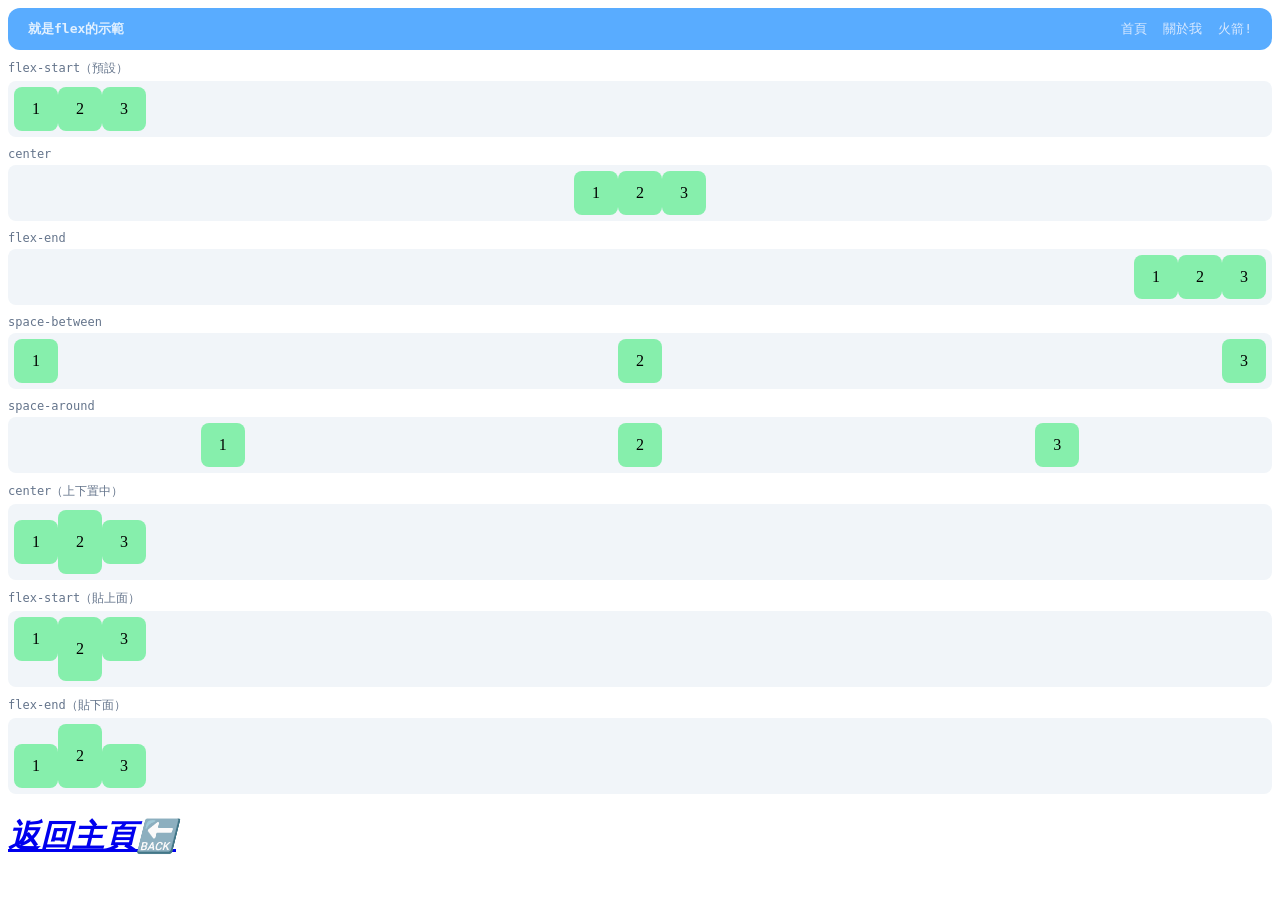
<file: flex-lab.html>
<!DOCTYPE html>
<html lang="zh-Hant">
  <head>
    <meta charset="UTF-8">
    <title>Flex 排隊練習場</title>
    <style>
        .row {
        display: flex;
        background-color: #f1f5f9;
        border-radius: 8px;
        padding: 6px;
        }

        .row_2 {
        display: flex;
        background-color: #f1f5f9;
        border-radius: 8px;
        padding: 50px;
        }

        .box {
        width: 44px;
        height: 44px;
        background-color: #86efac;
        border-radius: 8px;
        text-align: center;
        line-height: 44px;
        }



        .label {
        margin: 10px 0 4px;
        font-size: 12px;
        color: #64748b;
        font-family: monospace;
        }

        .tall {
        height: 64px;
        line-height: 64px;
        }
        .navbar {
          display: flex;
          justify-content: space-between;
          align-items: center;
          background-color: #59acff;
          padding: 12px 20px;
          border-radius: 12px;
        }
        
        .logo {
          color: #e1f0ff;
          font-weight: bold;
          font-family: monospace;
        }
        
        .nav-links {
          display: flex;
          gap: 16px;
        }
        
        .nav-links a {
          color: #d9e9ff;
          text-decoration: none;
          font-family: monospace;

    </style>
  </head>
  <body>
    <nav class="navbar">
      <span class="logo">就是flex的示範</span>
      <div class="nav-links">
      <a href="index.html">首頁</a>
      <a href="about-me.html">關於我</a>
      <a href="rocket.html">火箭!</a>
      
    </nav>

    <p class="label">flex-start（預設）</p>
    <div class="row" style="justify-content: flex-start;">
    <div class="box">1</div><div class="box">2</div><div class="box">3</div>
    </div>

    <p class="label">center</p>
    <div class="row" style="justify-content: center;">
    <div class="box">1</div><div class="box">2</div><div class="box">3</div>
    </div>

    <p class="label">flex-end</p>
    <div class="row" style="justify-content: flex-end;">
    <div class="box">1</div><div class="box">2</div><div class="box">3</div>
    </div>
    
    <p class="label">space-between</p>
    <div class="row" style="justify-content: space-between;">
    <div class="box">1</div><div class="box">2</div><div class="box">3</div>
    </div>
    
    <p class="label">space-around</p>
    <div class="row" style="justify-content: space-around;">
    <div class="box">1</div><div class="box">2</div><div class="box">3</div>
    </div>

    <p class="label">center（上下置中）</p>
    <div class="row" style="align-items: center;">
    <div class="box">1</div><div class="box tall">2</div><div class="box">3</div>
    </div>

    <p class="label">flex-start（貼上面）</p>
    <div class="row" style="align-items: flex-start;">
    <div class="box">1</div><div class="box tall">2</div><div class="box">3</div>
    </div>

    <p class="label">flex-end（貼下面）</p>
    <div class="row" style="align-items: flex-end;">
    <div class="box">1</div><div class="box tall">2</div><div class="box">3</div>
    </div>

    <h1><a href="index.html"><em><strong>返回主頁🔙</strong></em></a></h1>

    
  </body>
</html>
</file>
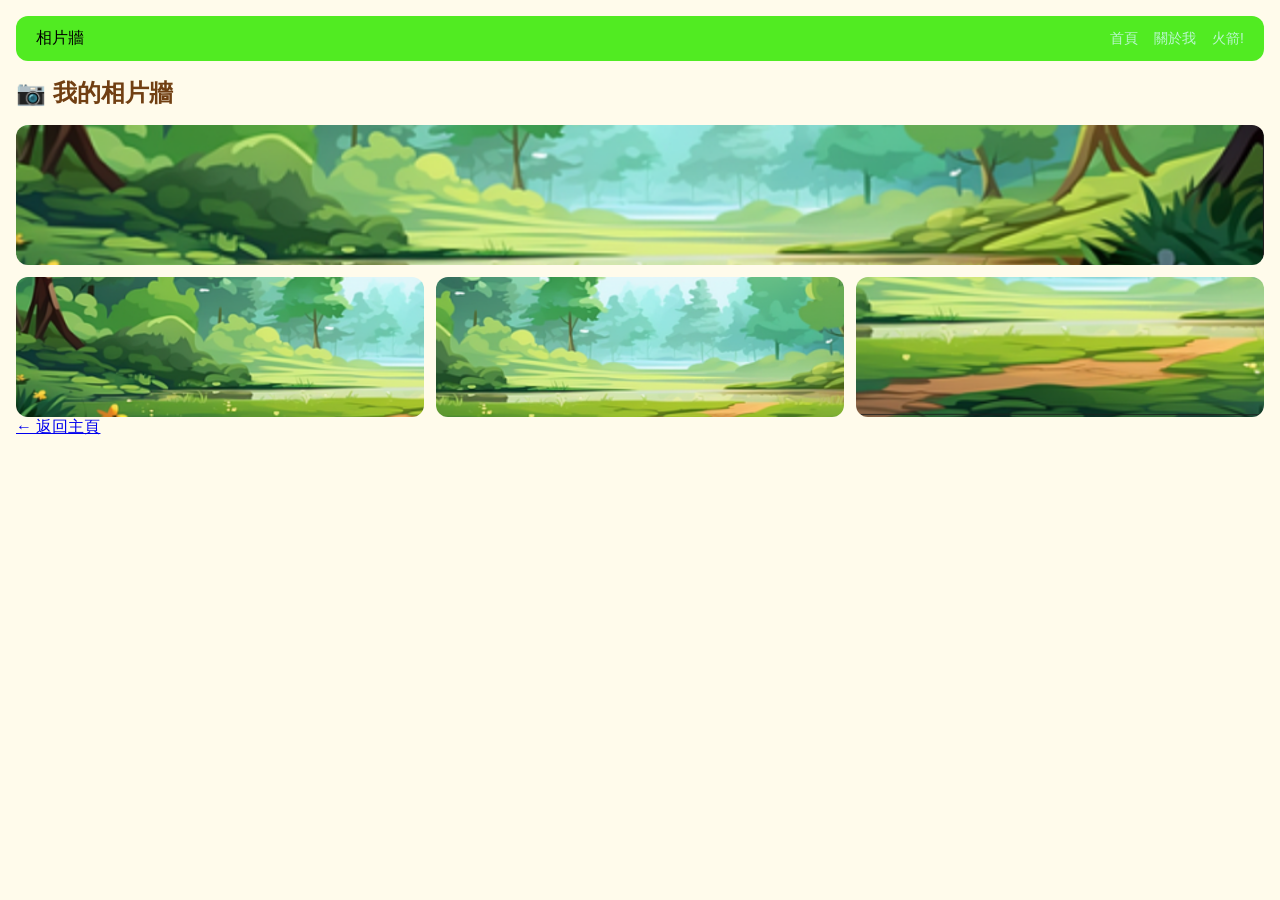
<file: gallery.html>
<!DOCTYPE html>
<html lang="zh-Hant">
  <head>
    <meta charset="UTF-8">
    <meta name="viewport" content="width=device-width, initial-scale=1.0">
    <title>我的相片牆</title>
    <link rel="stylesheet" href="gallery.css">
  </head>
  <body>
    <nav class="navbar">相片牆</span>
      <div class="nav-links">
      <a href="index.html">首頁</a>
      <a href="about-me.html">關於我</a>
      <a href="rocket.html">火箭!</a>
      
    </nav>
    <h1>📷 我的相片牆</h1>
 
    <div class="photo-wall">
      <img src="photo/螢幕擷取畫面 2026-09-13 111839.png" alt="風景照 1" class="featured">
      <img src="photo/螢幕擷取畫面 2026-09-13 111753.png" alt="風景照 2">
      <img src="photo/螢幕擷取畫面 2026-09-13 111514.png" alt="風景照 3">
      <img src="photo/螢幕擷取畫面 2026-09-13 112935.png" alt="風景照 4">
    </div>

    <a href="index.html">
                ← 返回主頁
            </a>
  </body>
</html>
</file>
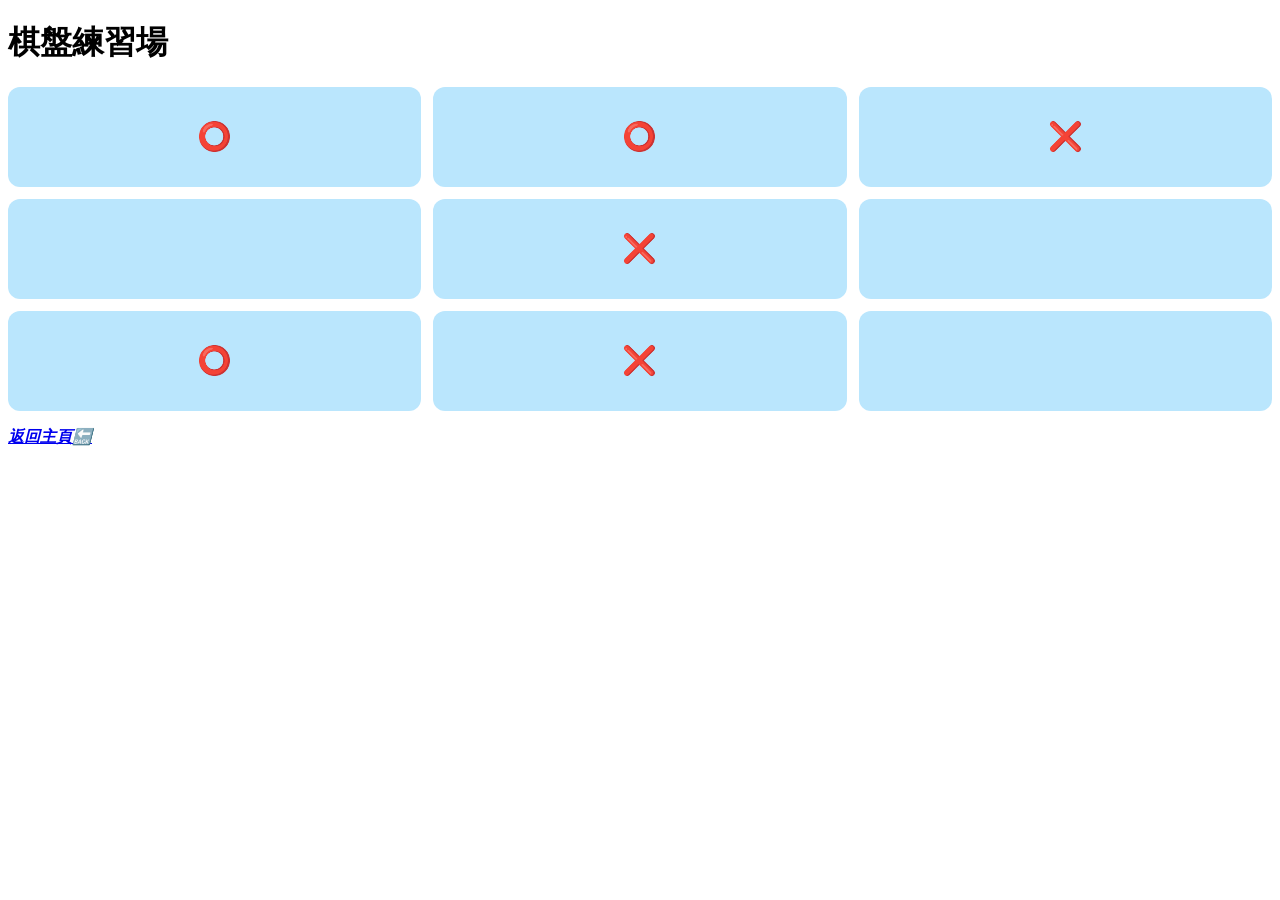
<file: grid-lab.html>
<!DOCTYPE html>
<html lang="zh-Hant">
  <head>
    <meta charset="UTF-8">
    <title>Grid 棋盤練習場</title>
    <meta name="viewport" content="width=device-width, initial-scale=1.0">
    <style>
      .board {
        display: grid;
        grid-template-columns: repeat(3, 1fr);
        gap: 12px;
      }
      
      /* 平板：900px 以內變 2 欄 */
      @media (max-width: 900px) {
        .board {
          grid-template-columns: repeat(2, 1fr);
        }
      }
      
      /* 手機：600px 以內變 1 欄 */
      @media (max-width: 600px) {
        .board {
          grid-template-columns: 1fr;
        }
      }
      .cell {
        height: 100px;
        background-color: #bae6fd;
        border-radius: 12px;
        display: flex;
        justify-content: center;
        align-items: center;
        font-size: 28px;
      }
    </style>
  </head>
  <body>
    <h1>棋盤練習場</h1>
    <div class="board">
      <div class="cell" >⭕</div>
      <div class="cell">⭕</div>
      <div class="cell">❌</div>
      <div class="cell"></div>
      <div class="cell">❌</div>
      <div class="cell"></div>
      <div class="cell">⭕</div>
      <div class="cell">❌</div>
      <div class="cell"></div>
    
    </div>
    <p><a href="index.html"><em><strong>返回主頁🔙</strong></em></a></p>
  </body>
</html>
</file>
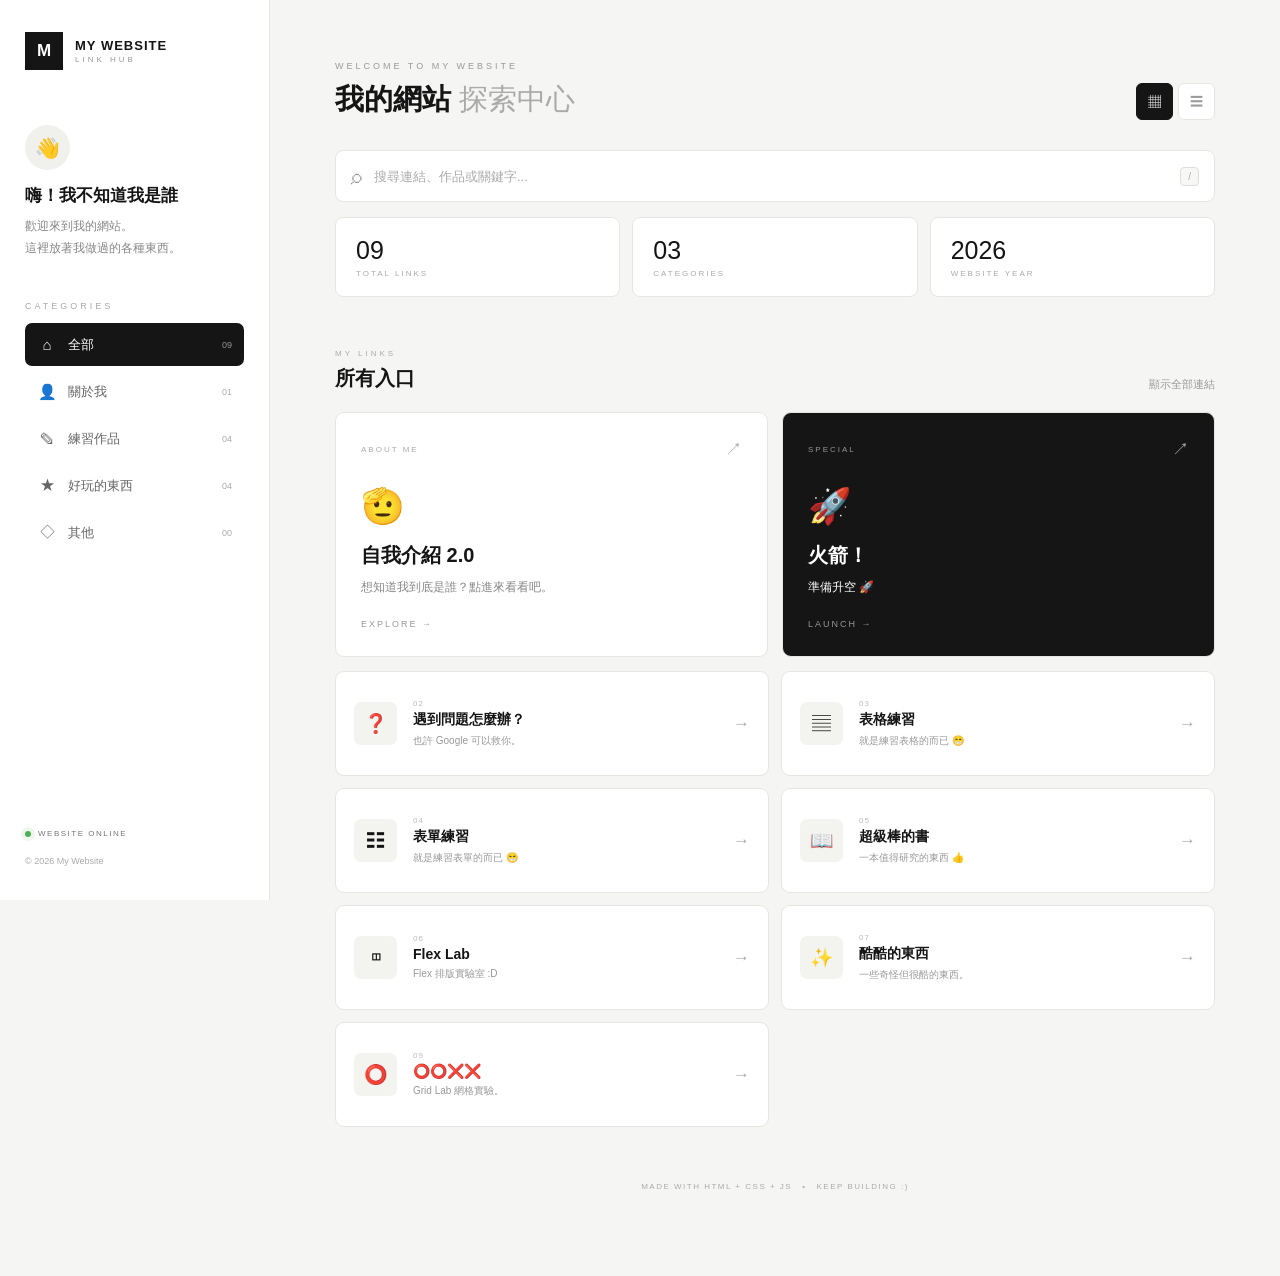
<file: INDEX_TEST.html>
<!DOCTYPE html>
<html lang="zh-TW">

<head>
    <meta charset="UTF-8">

    <meta name="viewport" content="width=device-width, initial-scale=1.0">

    <title>我的網站｜Link Hub</title>

    <link rel="stylesheet" href="STYLE_TEST.css">
</head>


<body>


    <!-- =================================
         開場動畫
    ================================= -->

    <div class="intro">

        <div class="intro-content">

            <div class="intro-logo">
                M
            </div>

            <div class="intro-title">
                MY WEBSITE
            </div>

            <div class="intro-line"></div>

            <div class="intro-subtitle">
                LOADING...
            </div>

        </div>

    </div>



    <!-- =================================
         左側選單
    ================================= -->

    <aside class="sidebar">


        <!-- Logo -->

        <div class="brand">

            <div class="brand-mark">
                M
            </div>

            <div class="brand-text">

                <strong>
                    MY WEBSITE
                </strong>

                <span>
                    LINK HUB
                </span>

            </div>

        </div>



        <!-- 個人介紹 -->

        <div class="profile">

            <div class="avatar">
                👋
            </div>

            <h1>
                嗨！我不知道我是誰
            </h1>

            <p>
                歡迎來到我的網站。<br>
                這裡放著我做過的各種東西。
            </p>

        </div>



        <!-- 分類 -->

        <div class="sidebar-title">
            CATEGORIES
        </div>


        <nav class="sidebar-menu">


            <button
                class="menu active"
                data-filter="all">

                <span class="menu-icon">
                    ⌂
                </span>

                <span>
                    全部
                </span>

                <b id="allCount">
                    00
                </b>

            </button>



            <button
                class="menu"
                data-filter="about">

                <span class="menu-icon">
                    👤
                </span>

                <span>
                    關於我
                </span>

                <b id="aboutCount">
                    00
                </b>

            </button>



            <button
                class="menu"
                data-filter="practice">

                <span class="menu-icon">
                    ✎
                </span>

                <span>
                    練習作品
                </span>

                <b id="practiceCount">
                    00
                </b>

            </button>



            <button
                class="menu"
                data-filter="fun">

                <span class="menu-icon">
                    ★
                </span>

                <span>
                    好玩的東西
                </span>

                <b id="funCount">
                    00
                </b>

            </button>



            <button
                class="menu"
                data-filter="other">

                <span class="menu-icon">
                    ◇
                </span>

                <span>
                    其他
                </span>

                <b id="otherCount">
                    00
                </b>

            </button>


        </nav>



        <!-- Sidebar 底部 -->

        <div class="sidebar-footer">

            <div class="online-status">

                <span class="online-dot"></span>

                WEBSITE ONLINE

            </div>

            <small>
                © 2026 My Website
            </small>

        </div>


    </aside>




    <!-- =================================
         主內容
    ================================= -->

    <main class="main">


        <!-- 頂部 -->

        <header class="topbar">


            <div>

                <span class="eyebrow">
                    WELCOME TO MY WEBSITE
                </span>

                <h2>
                    我的網站
                    <span>
                        探索中心
                    </span>
                </h2>

            </div>



            <!-- Grid / List -->

            <div class="view-buttons">

                <button
                    class="view-button active"
                    data-view="grid"
                    title="網格模式">

                    ▦

                </button>


                <button
                    class="view-button"
                    data-view="list"
                    title="列表模式">

                    ☰

                </button>

            </div>


        </header>




        <!-- 搜尋 -->

        <div class="search-box">

            <span class="search-icon">
                ⌕
            </span>


            <input
                id="search"
                type="text"
                placeholder="搜尋連結、作品或關鍵字..."
                autocomplete="off">


            <kbd>
                /
            </kbd>

        </div>




        <!-- 統計 -->

        <section class="stats">


            <div class="stat">

                <strong id="totalCount">
                    00
                </strong>

                <span>
                    TOTAL LINKS
                </span>

            </div>



            <div class="stat">

                <strong id="categoryCount">
                    00
                </strong>

                <span>
                    CATEGORIES
                </span>

            </div>



            <div class="stat">

                <strong>
                    2026
                </strong>

                <span>
                    WEBSITE YEAR
                </span>

            </div>


        </section>




        <!-- =================================
             連結區域
        ================================= -->

        <section class="content">


            <div class="section-title">


                <div>

                    <span>
                        MY LINKS
                    </span>

                    <h3>
                        所有入口
                    </h3>

                </div>


                <p id="resultText">
                    顯示全部連結
                </p>


            </div>



            <!-- 精選連結 -->

            <div
                class="featured-grid"
                id="featuredLinks">
            </div>



            <!-- 一般連結 -->

            <div
                class="link-grid"
                id="linkGrid">
            </div>



            <!-- 找不到結果 -->

            <div
                class="no-result"
                id="noResult">


                <div class="no-result-icon">
                    🔍
                </div>


                <h3>
                    找不到東西
                </h3>


                <p>
                    換個關鍵字試試看吧。
                </p>


            </div>


        </section>




        <!-- Footer -->

        <footer>

            <span>
                MADE WITH HTML + CSS + JS
            </span>

            <span>
                •
            </span>

            <span>
                KEEP BUILDING :)
            </span>

        </footer>


    </main>




    <!-- =================================
         JavaScript
    ================================= -->

    <script>


        /*
        ==================================================
        ⭐⭐⭐ 新增連結只需要修改這裡 ⭐⭐⭐

        新增一個：

        {
            title: "網站名稱",
            description: "網站介紹",
            url: "你的檔案.html",
            icon: "🔥",
            category: "other",
            featured: false,
            keywords: "搜尋關鍵字"
        },

        category 可以使用：

        about
        practice
        fun
        other


        featured：

        true  = 大型精選卡片
        false = 一般卡片

        ==================================================
        */


        const links = [


            /* 連結 1 */

            {
                title: "自我介紹 2.0",
                description: "想知道我到底是誰？點進來看看吧。",
                url: "about-me.html",
                icon: "🫡",
                category: "about",
                featured: true,
                keywords: "自我介紹 我是誰 關於我 about me"
            },


            /* 連結 2 */

            {
                title: "遇到問題怎麼辦？",
                description: "也許 Google 可以救你。",
                url: "fake_google.html",
                icon: "❓",
                category: "fun",
                featured: false,
                keywords: "問題 google 搜尋 怎麼辦"
            },


            /* 連結 3 */

            {
                title: "表格練習",
                description: "就是練習表格的而已 😁",
                url: "表格.html",
                icon: "▤",
                category: "practice",
                featured: false,
                keywords: "表格 table html 練習"
            },


            /* 連結 4 */

            {
                title: "表單練習",
                description: "就是練習表單的而已 😁",
                url: "表單.html",
                icon: "☷",
                category: "practice",
                featured: false,
                keywords: "表單 form html 練習"
            },


            /* 連結 5 */

            {
                title: "超級棒的書",
                description: "一本值得研究的東西 👍",
                url: "book.html",
                icon: "📖",
                category: "fun",
                featured: false,
                keywords: "書 book 閱讀"
            },


            /* 連結 6 */

            {
                title: "Flex Lab",
                description: "Flex 排版實驗室 :D",
                url: "flex-lab.html",
                icon: "◫",
                category: "practice",
                featured: false,
                keywords: "flex flexbox css lab 排版"
            },


            /* 連結 7 */

            {
                title: "酷酷的東西",
                description: "一些奇怪但很酷的東西。",
                url: "cool.html",
                icon: "✨",
                category: "fun",
                featured: false,
                keywords: "酷 cool 好玩 特效"
            },


            /* 連結 8 */

            {
                title: "火箭！",
                description: "準備升空 🚀",
                url: "rocket.html",
                icon: "🚀",
                category: "fun",
                featured: true,
                keywords: "火箭 rocket 太空 space"
            },


            /* 連結 9 */

            {
                title: "⭕⭕❌❌",
                description: "Grid Lab 網格實驗。",
                url: "grid-lab.html",
                icon: "⭕",
                category: "practice",
                featured: false,
                keywords: "grid grid lab 圓圈 叉叉 O X"
            },


            /*
            ==================================================
            ⭐⭐⭐ 範例：新增第 10 個連結 ⭐⭐⭐

            {
                title: "我的新作品",
                description: "這是我的第十個作品。",
                url: "new-page.html",
                icon: "🔥",
                category: "practice",
                featured: false,
                keywords: "新作品 new 練習"
            },

            ==================================================
            */


        ];




        /* =================================
           找到 HTML 元素
        ================================= */


        const featuredContainer =
            document.getElementById(
                "featuredLinks"
            );


        const linkContainer =
            document.getElementById(
                "linkGrid"
            );


        const searchInput =
            document.getElementById(
                "search"
            );


        const noResult =
            document.getElementById(
                "noResult"
            );


        const resultText =
            document.getElementById(
                "resultText"
            );


        const totalCount =
            document.getElementById(
                "totalCount"
            );


        const categoryCount =
            document.getElementById(
                "categoryCount"
            );



        let currentFilter = "all";




        /* =================================
           數字格式
        ================================= */

        function formatNumber(number) {

            return String(number)
                .padStart(2, "0");

        }




        /* =================================
           精選卡片
        ================================= */

        function createFeaturedCard(item) {


            const card =
                document.createElement("a");


            card.href =
                item.url;


            card.className =
                "featured-link link-card";


            card.dataset.category =
                item.category;


            card.dataset.name =
                (
                    item.title +
                    " " +
                    item.description +
                    " " +
                    item.keywords
                ).toLowerCase();



            if (
                item.title === "火箭！"
            ) {

                card.classList.add(
                    "rocket"
                );

            }



            card.innerHTML = `


                <div class="card-top">


                    <span class="tag">

                        ${
                            item.category === "about"
                            ? "ABOUT ME"
                            : "SPECIAL"
                        }

                    </span>


                    <span class="card-arrow">
                        ↗
                    </span>


                </div>



                <div class="big-icon">
                    ${item.icon}
                </div>



                <h4>
                    ${item.title}
                </h4>



                <p>
                    ${item.description}
                </p>



                <span class="go">

                    ${
                        item.title === "火箭！"
                        ? "LAUNCH"
                        : "EXPLORE"
                    }

                    →

                </span>


            `;


            return card;

        }




        /* =================================
           一般卡片
        ================================= */

        function createNormalCard(
            item,
            index
        ) {


            const card =
                document.createElement("a");


            card.href =
                item.url;


            card.className =
                "link-card normal";


            card.dataset.category =
                item.category;


            card.dataset.name =
                (
                    item.title +
                    " " +
                    item.description +
                    " " +
                    item.keywords
                ).toLowerCase();



            if (
                item.title === "⭕⭕❌❌"
            ) {

                card.classList.add(
                    "special-nine"
                );

            }



            card.innerHTML = `


                <span class="icon">
                    ${item.icon}
                </span>



                <div class="link-text">


                    <span class="link-number">
                        ${formatNumber(index + 1)}
                    </span>


                    <h4>
                        ${item.title}
                    </h4>


                    <p>
                        ${item.description}
                    </p>


                </div>



                <span class="arrow">
                    →
                </span>


            `;


            return card;

        }




        /* =================================
           顯示所有連結
        ================================= */

        function renderLinks() {


            featuredContainer.innerHTML =
                "";


            linkContainer.innerHTML =
                "";



            links.forEach(
                (item, index) => {


                    if (
                        item.featured
                    ) {


                        const card =
                            createFeaturedCard(
                                item
                            );


                        featuredContainer
                            .appendChild(
                                card
                            );


                    } else {


                        const card =
                            createNormalCard(
                                item,
                                index
                            );


                        linkContainer
                            .appendChild(
                                card
                            );

                    }

                }
            );



            updateStats();

            updateLinks();

        }




        /* =================================
           統計數字
        ================================= */

        function updateStats() {


            totalCount.textContent =
                formatNumber(
                    links.length
                );



            const categories =
                new Set(
                    links.map(
                        item =>
                            item.category
                    )
                );



            categoryCount.textContent =
                formatNumber(
                    categories.size
                );



            const counts = {

                about: 0,

                practice: 0,

                fun: 0,

                other: 0

            };



            links.forEach(
                item => {


                    if (
                        counts[item.category]
                        !== undefined
                    ) {

                        counts[
                            item.category
                        ]++;

                    }

                }
            );



            document.getElementById(
                "allCount"
            ).textContent =
                formatNumber(
                    links.length
                );



            document.getElementById(
                "aboutCount"
            ).textContent =
                formatNumber(
                    counts.about
                );



            document.getElementById(
                "practiceCount"
            ).textContent =
                formatNumber(
                    counts.practice
                );



            document.getElementById(
                "funCount"
            ).textContent =
                formatNumber(
                    counts.fun
                );



            document.getElementById(
                "otherCount"
            ).textContent =
                formatNumber(
                    counts.other
                );

        }




        /* =================================
           搜尋 + 分類
        ================================= */

        function updateLinks() {


            const keyword =
                searchInput.value
                    .toLowerCase()
                    .trim();



            const cards =
                document.querySelectorAll(
                    ".link-card"
                );



            let visible = 0;



            cards.forEach(
                card => {


                    const category =
                        card.dataset.category;


                    const name =
                        card.dataset.name;



                    const categoryMatch =
                        currentFilter === "all" ||
                        category === currentFilter;



                    const searchMatch =
                        name.includes(
                            keyword
                        );



                    const show =
                        categoryMatch &&
                        searchMatch;



                    card.style.display =
                        show
                        ? ""
                        : "none";



                    if (show) {

                        visible++;

                    }

                }
            );



            if (keyword) {


                resultText.textContent =
                    `找到 ${visible} 個結果`;


            } else if (
                currentFilter === "all"
            ) {


                resultText.textContent =
                    "顯示全部連結";


            } else {


                resultText.textContent =
                    "顯示分類中的連結";

            }



            noResult.classList.toggle(
                "show",
                visible === 0
            );



            const visibleFeatured =
                Array.from(
                    featuredContainer.children
                ).some(
                    card =>
                        card.style.display !==
                        "none"
                );



            featuredContainer.style.display =
                visibleFeatured
                ? ""
                : "none";

        }




        /* =================================
           左側分類按鈕
        ================================= */

        document
            .querySelectorAll(".menu")
            .forEach(
                menu => {


                    menu.addEventListener(
                        "click",
                        () => {


                            document
                                .querySelectorAll(
                                    ".menu"
                                )
                                .forEach(
                                    item => {

                                        item.classList
                                            .remove(
                                                "active"
                                            );

                                    }
                                );



                            menu.classList.add(
                                "active"
                            );



                            currentFilter =
                                menu.dataset.filter;



                            updateLinks();

                        }
                    );

                }
            );




        /* =================================
           搜尋
        ================================= */

        searchInput.addEventListener(
            "input",
            updateLinks
        );




        /* =================================
           鍵盤快捷鍵
        ================================= */

        document.addEventListener(
            "keydown",
            event => {


                if (
                    event.key === "/" &&
                    document.activeElement !==
                    searchInput
                ) {


                    event.preventDefault();

                    searchInput.focus();

                }



                if (
                    event.key === "Escape"
                ) {


                    searchInput.value =
                        "";

                    updateLinks();

                    searchInput.blur();

                }

            }
        );




        /* =================================
           Grid / List
        ================================= */

        const viewButtons =
            document.querySelectorAll(
                ".view-button"
            );



        viewButtons.forEach(
            button => {


                button.addEventListener(
                    "click",
                    () => {


                        viewButtons.forEach(
                            item => {

                                item.classList
                                    .remove(
                                        "active"
                                    );

                            }
                        );



                        button.classList.add(
                            "active"
                        );



                        const view =
                            button.dataset.view;



                        linkContainer.classList.toggle(
                            "list-view",
                            view === "list"
                        );

                    }
                );

            }
        );




        /* =================================
           ⭐ 點擊連結 Loading 動畫
        ================================= */

        document.addEventListener(
            "click",
            function (event) {


                const link =
                    event.target.closest(
                        "a.link-card"
                    );


                if (!link) {
                    return;
                }


                event.preventDefault();


                const url =
                    link.href;


                document.body.classList.add(
                    "leaving"
                );


                setTimeout(
                    function () {

                        window.location.href =
                            url;

                    },
                    500
                );

            }
        );




        /* =================================
           啟動
        ================================= */

        renderLinks();


    </script>


</body>

</html>
</file>
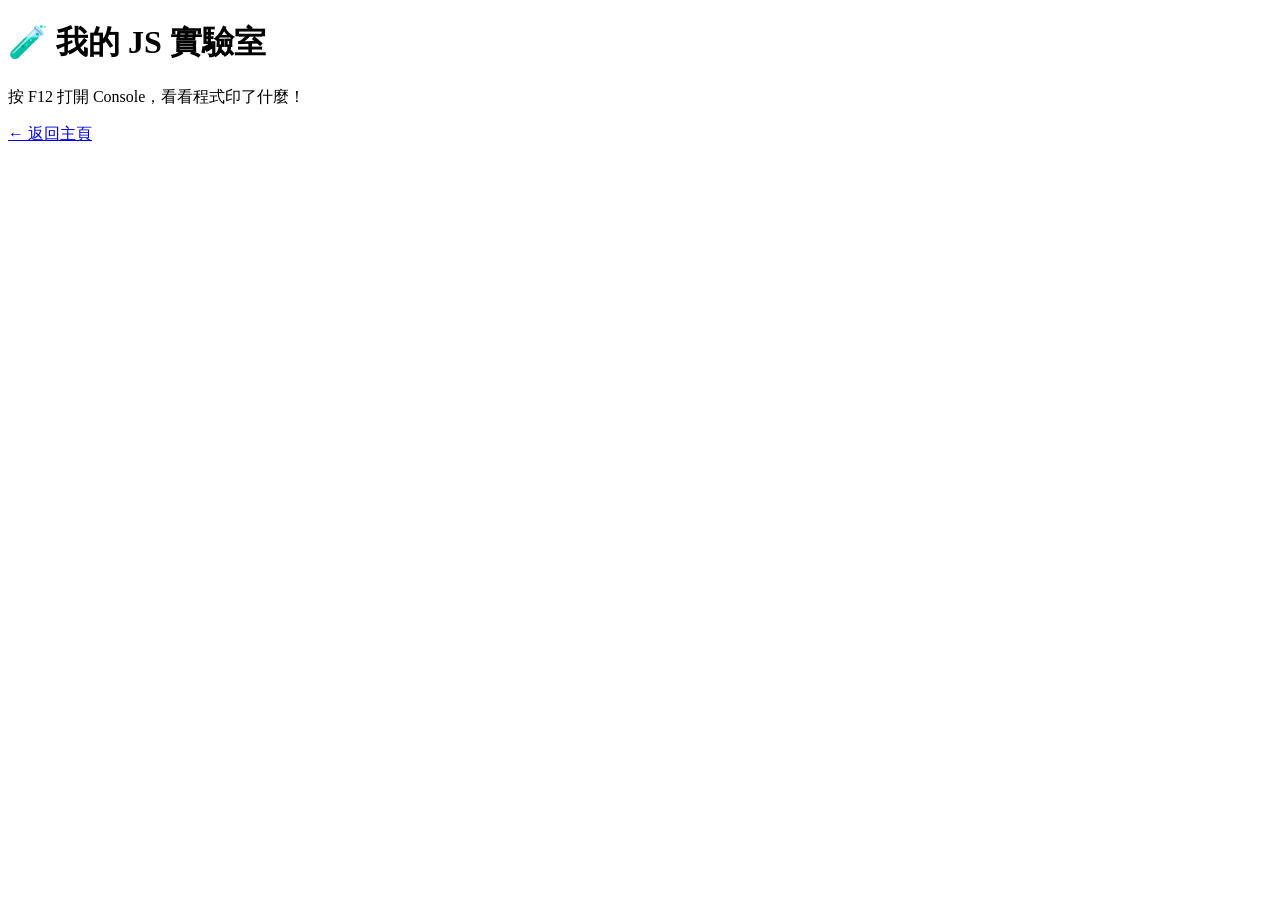
<file: js-lab.html>
<!DOCTYPE html>
<html>
  <head>
    <meta charset="UTF-8">
    <title>我的 JS 實驗室</title>
  </head>
  <body>
    <h1>🧪 我的 JS 實驗室</h1>
    <p>按 F12 打開 Console，看看程式印了什麼！</p>
    <a href="index.html">
                ← 返回主頁
    <script src="js-lab.js"></script>
  </body>
</html>
</file>
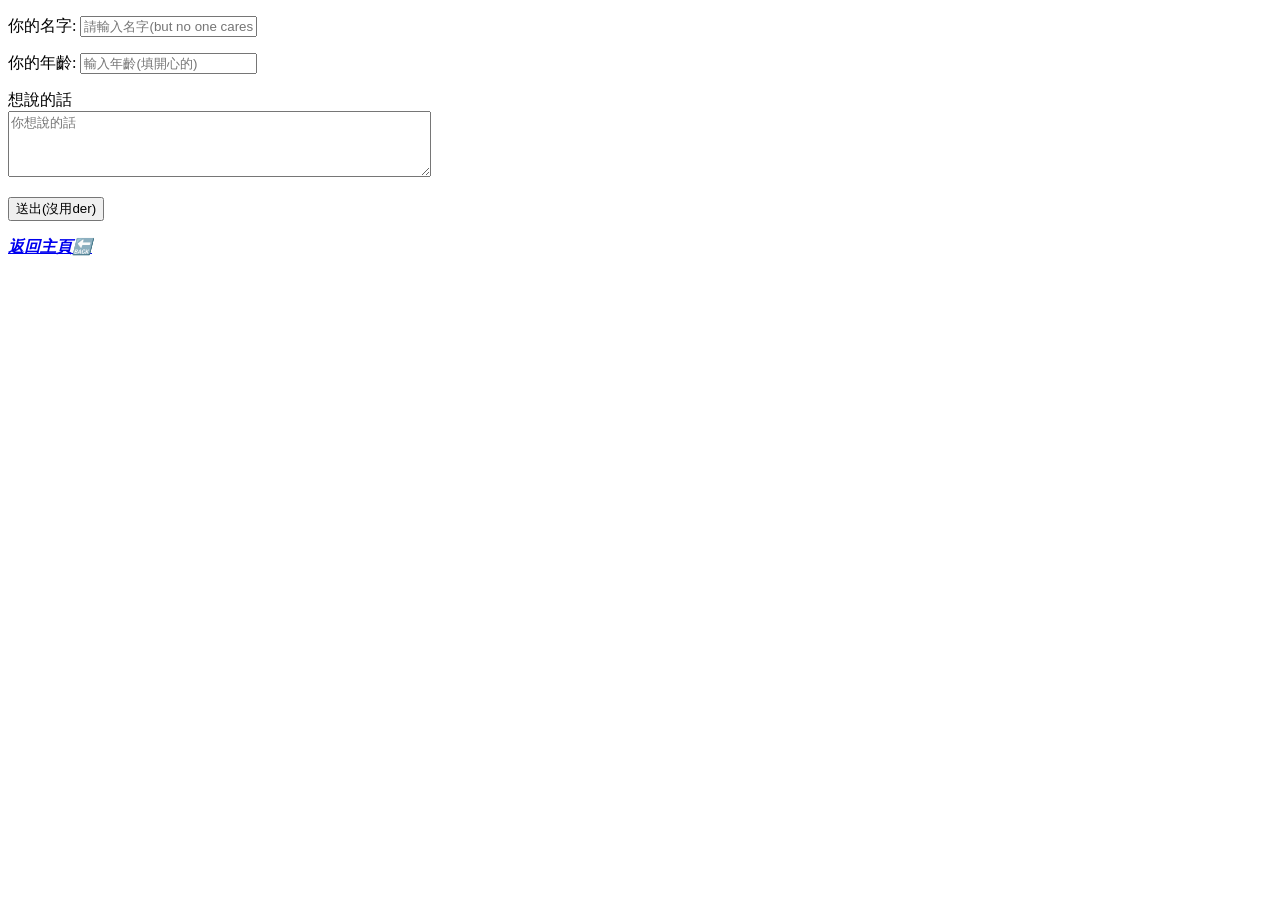
<file: 表單.html>
<!DOCTYPE html>
<html lang="en">
<head>
    <meta charset="UTF-8">
    <meta name="viewport" content="width=device-width, initial-scale=1.0">
    <title>Document</title>
</head>
<body>
    <form>
        <p>
            <label for="username">你的名字:</label>
            <input type="text" id="username" placeholder="請輸入名字(but no one cares :D)">
        </p>
        <p>
            <label for="age">你的年齡:</label>
            <input type="number" id="age" placeholder="輸入年齡(填開心的)">
        </p>
        <p>
            <label for="comment">想說的話</label><br>
            <textarea id="comment" rows="4" cols="50" placeholder="你想說的話"></textarea>
        </p>
        <p>
            <button type="submit">送出(沒用der)</button>
        </p>
        <p><a href="index.html"><em><strong>返回主頁🔙</strong></em></a></p>
    </form>
</body>
</html>
</file>
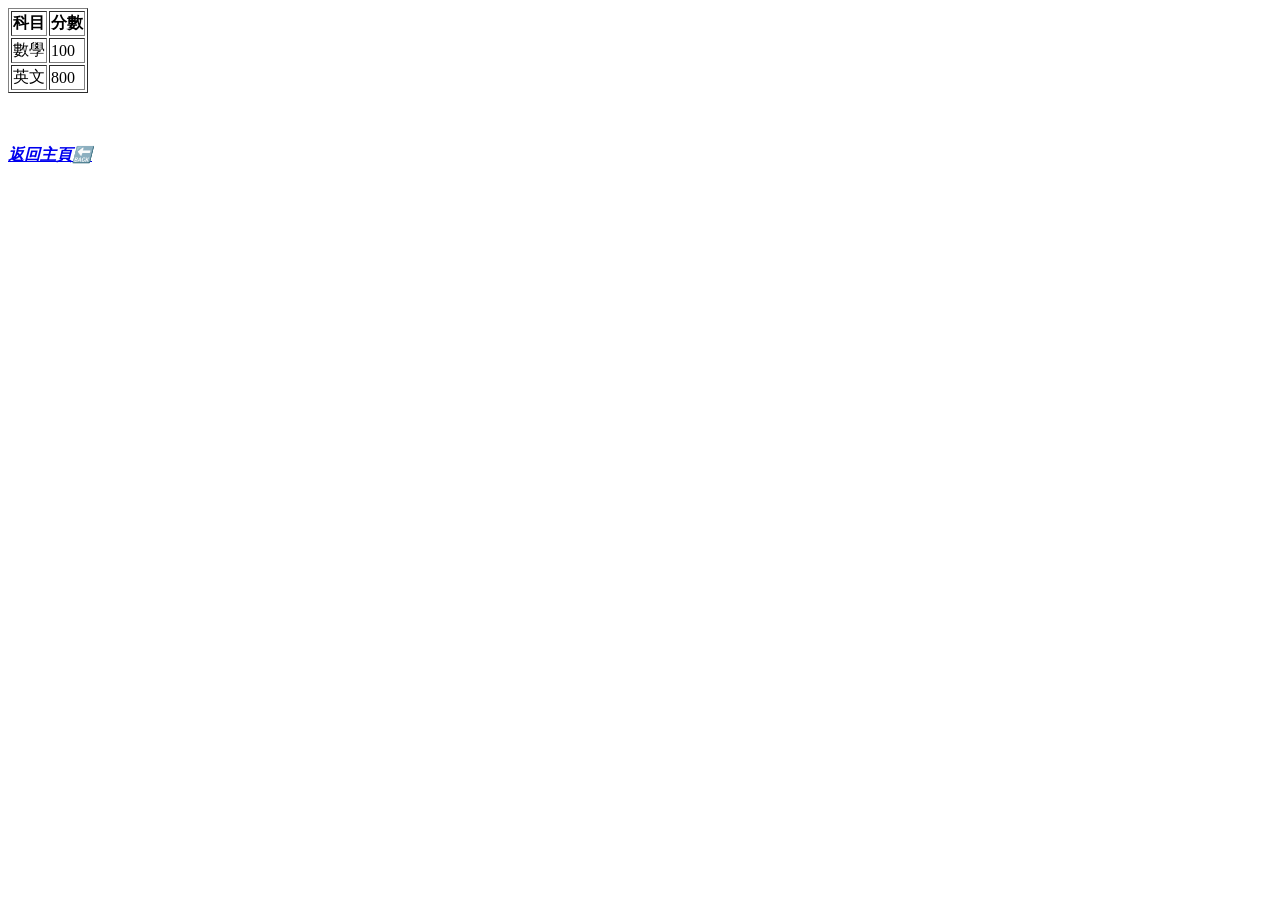
<file: 表格.html>
<!DOCTYPE html>
<html lang="en">
<head>
    <meta charset="UTF-8">
    <meta name="viewport" content="width=device-width, initial-scale=1.0">
    <title>Document</title>
</head>
<body>
    <table border="1">
        <tr>
            <th>科目</th>
            <th>分數</th>
        </tr>
        <tr>
            <td>數學</td>
            <td>100</td>
        </tr>
        <tr>
            <td>英文</td>
            <td>800</td>
        </tr>
    </table>
    <br>
    <br>
    <p><a href="index.html"><em><strong>返回主頁🔙</strong></em></a></p>
</body>
</html>
</file>
<file: STYLE_TEST.css>
/* =========================================
   基本設定
========================================= */

* {
    margin: 0;
    padding: 0;
    box-sizing: border-box;
}


:root {

    --bg: #f5f5f3;

    --white: #ffffff;

    --black: #151515;

    --gray: #777;

    --light-gray: #eeeeeb;

    --border: #e5e5e1;

    --accent: #111111;

}


html {
    scroll-behavior: smooth;
}


body {

    min-height: 100vh;

    background:
        var(--bg);

    color:
        var(--black);

    font-family:
        "Microsoft JhengHei",
        "Noto Sans TC",
        sans-serif;

    overflow-x: hidden;

}



/* =========================================
   開場動畫
========================================= */

.intro {

    position: fixed;

    inset: 0;

    z-index: 9999;

    display: flex;

    justify-content: center;

    align-items: center;

    background:
        #ffffff;

    animation:
        introOut
        .8s
        1.7s
        cubic-bezier(.77,0,.18,1)
        forwards;

    pointer-events: none;

}


.intro-content {

    display: flex;

    flex-direction: column;

    align-items: center;

    animation:
        introContentIn
        .8s
        ease
        both;

}


.intro-logo {

    width: 62px;

    height: 62px;

    display: flex;

    justify-content: center;

    align-items: center;

    border:
        1px solid
        #222;

    color:
        #111;

    font-family:
        Arial,
        sans-serif;

    font-size: 25px;

    font-weight: 600;

    letter-spacing: 1px;

    animation:
        logoIn
        .8s
        cubic-bezier(.2,.8,.2,1)
        both;

}


.intro-title {

    margin-top: 20px;

    color:
        #151515;

    font-size: 13px;

    font-weight: 500;

    letter-spacing: 7px;

    opacity: 0;

    animation:
        introTextIn
        .7s
        .25s
        ease
        forwards;

}


.intro-line {

    width: 0;

    height: 1px;

    margin-top: 17px;

    background:
        #222;

    animation:
        introLine
        .8s
        .5s
        cubic-bezier(.2,.8,.2,1)
        forwards;

}


.intro-subtitle {

    margin-top: 13px;

    color:
        #999;

    font-size: 9px;

    letter-spacing: 4px;

    opacity: 0;

    animation:
        introTextIn
        .6s
        .7s
        ease
        forwards;

}


@keyframes introContentIn {

    from {

        opacity: 0;

        transform:
            translateY(15px);

    }

    to {

        opacity: 1;

        transform:
            translateY(0);

    }

}


@keyframes logoIn {

    from {

        opacity: 0;

        transform:
            scale(.75)
            rotate(-8deg);

    }

    to {

        opacity: 1;

        transform:
            scale(1)
            rotate(0);

    }

}


@keyframes introTextIn {

    from {

        opacity: 0;

        transform:
            translateY(8px);

    }

    to {

        opacity: 1;

        transform:
            translateY(0);

    }

}


@keyframes introLine {

    from {
        width: 0;
    }

    to {
        width: 150px;
    }

}


@keyframes introOut {

    0% {

        opacity: 1;

        clip-path:
            inset(0 0 0 0);

    }

    100% {

        opacity: 0;

        clip-path:
            inset(0 0 100% 0);

        visibility: hidden;

    }

}



/* =========================================
   頁面離開 Loading
========================================= */

body::after {

    content: "";

    position: fixed;

    inset: 0;

    z-index: 9998;

    background:
        rgba(255,255,255,.94);

    opacity: 0;

    visibility: hidden;

    pointer-events: none;

    transition:
        opacity .25s ease;

}


body.leaving::after {

    opacity: 1;

    visibility: visible;

}


body.leaving::before {

    content: "";

    position: fixed;

    z-index: 10000;

    top: 50%;

    left: 50%;

    width: 24px;

    height: 24px;

    margin:
        -12px 0 0 -12px;

    border:
        2px solid
        #ddddda;

    border-top-color:
        #151515;

    border-radius: 50%;

    animation:
        leavingSpin
        .55s
        linear
        infinite;

}


@keyframes leavingSpin {

    to {

        transform:
            rotate(360deg);

    }

}



/* =========================================
   Sidebar
========================================= */

.sidebar {

    position: fixed;

    left: 0;

    top: 0;

    width: 270px;

    height: 100vh;

    padding:
        32px 25px;

    display: flex;

    flex-direction: column;

    background:
        #ffffff;

    border-right:
        1px solid
        var(--border);

    animation:
        sidebarIn
        .8s
        1.75s
        cubic-bezier(.2,.8,.2,1)
        both;

}


@keyframes sidebarIn {

    from {

        opacity: 0;

        transform:
            translateX(-35px);

    }

    to {

        opacity: 1;

        transform:
            translateX(0);

    }

}



/* =========================================
   Logo
========================================= */

.brand {

    display: flex;

    align-items: center;

    gap: 12px;

}


.brand-mark {

    width: 38px;

    height: 38px;

    display: flex;

    align-items: center;

    justify-content: center;

    background:
        #151515;

    color:
        white;

    font-family:
        Arial,
        sans-serif;

    font-size: 17px;

    font-weight: bold;

}


.brand-text {

    display: flex;

    flex-direction: column;

    gap: 2px;

}


.brand-text strong {

    font-size: 13px;

    letter-spacing: 1px;

}


.brand-text span {

    color:
        #999;

    font-size: 8px;

    letter-spacing: 3px;

}



/* =========================================
   個人介紹
========================================= */

.profile {

    margin-top: 55px;

}


.avatar {

    width: 45px;

    height: 45px;

    display: flex;

    align-items: center;

    justify-content: center;

    margin-bottom: 14px;

    border-radius: 50%;

    background:
        #f0f0ed;

    font-size: 20px;

    transition:
        transform .35s ease;

}


.profile:hover .avatar {

    transform:
        translateY(-3px)
        rotate(-5deg);

}


.profile h1 {

    font-size: 17px;

    font-weight: 600;

}


.profile p {

    margin-top: 9px;

    color:
        #888;

    font-size: 12px;

    line-height: 1.8;

}



/* =========================================
   分類標題
========================================= */

.sidebar-title {

    margin-top: 42px;

    margin-bottom: 12px;

    color:
        #aaa;

    font-size: 9px;

    letter-spacing: 3px;

}



/* =========================================
   Sidebar Menu
========================================= */

.sidebar-menu {

    display: flex;

    flex-direction: column;

    gap: 4px;

}


.menu {

    position: relative;

    width: 100%;

    min-height: 43px;

    display: flex;

    align-items: center;

    gap: 11px;

    padding:
        0 12px;

    border: 0;

    border-radius: 7px;

    background:
        transparent;

    color:
        #666;

    font-family:
        inherit;

    font-size: 13px;

    text-align: left;

    cursor: pointer;

    transition:
        color .25s ease,
        background .25s ease,
        transform .25s ease;

}


.menu:hover {

    color:
        #111;

    background:
        #f5f5f3;

    transform:
        translateX(3px);

}


.menu.active {

    background:
        #151515;

    color:
        white;

}


.menu-icon {

    width: 20px;

    text-align: center;

    font-size: 15px;

}


.menu b {

    margin-left: auto;

    color:
        #aaa;

    font-size: 9px;

    font-weight: 500;

}


.menu.active b {

    color:
        rgba(255,255,255,.55);

}



/* =========================================
   Sidebar Footer
========================================= */

.sidebar-footer {

    margin-top: auto;

}


.online-status {

    display: flex;

    align-items: center;

    gap: 7px;

    margin-bottom: 12px;

    color:
        #777;

    font-size: 8px;

    letter-spacing: 1.5px;

}


.online-dot {

    width: 6px;

    height: 6px;

    border-radius: 50%;

    background:
        #4caf50;

    box-shadow:
        0 0 0 4px
        rgba(76,175,80,.1);

    animation:
        onlinePulse
        2s
        infinite;

}


@keyframes onlinePulse {

    0%,
    100% {

        box-shadow:
            0 0 0 3px
            rgba(76,175,80,.08);

    }

    50% {

        box-shadow:
            0 0 0 6px
            rgba(76,175,80,.02);

    }

}


.sidebar-footer small {

    color:
        #aaa;

    font-size: 9px;

}



/* =========================================
   主內容
========================================= */

.main {

    min-height: 100vh;

    margin-left: 270px;

    padding:
        55px 65px;

    animation:
        mainIn
        .9s
        1.8s
        cubic-bezier(.2,.8,.2,1)
        both;

}


@keyframes mainIn {

    from {

        opacity: 0;

        transform:
            translateY(20px);

    }

    to {

        opacity: 1;

        transform:
            translateY(0);

    }

}



/* =========================================
   Topbar
========================================= */

.topbar {

    display: flex;

    justify-content: space-between;

    align-items: flex-end;

    margin-bottom: 30px;

}


.eyebrow {

    color:
        #999;

    font-size: 9px;

    letter-spacing: 3px;

}


.topbar h2 {

    margin-top: 7px;

    font-size: 29px;

    font-weight: 600;

}


.topbar h2 span {

    color:
        #aaa;

    font-weight: 400;

}



/* =========================================
   View Buttons
========================================= */

.view-buttons {

    display: flex;

    gap: 5px;

}


.view-button {

    width: 37px;

    height: 37px;

    border:
        1px solid
        var(--border);

    background:
        white;

    color:
        #999;

    border-radius: 6px;

    cursor: pointer;

    transition:
        .25s ease;

}


.view-button:hover {

    color:
        #111;

    border-color:
        #bbb;

    transform:
        translateY(-2px);

}


.view-button.active {

    background:
        #151515;

    border-color:
        #151515;

    color:
        white;

}



/* =========================================
   Search
========================================= */

.search-box {

    height: 52px;

    display: flex;

    align-items: center;

    gap: 12px;

    padding:
        0 15px;

    background:
        white;

    border:
        1px solid
        var(--border);

    border-radius: 8px;

    transition:
        border-color .25s ease,
        box-shadow .25s ease;

}


.search-box:focus-within {

    border-color:
        #bbb;

    box-shadow:
        0 5px 20px
        rgba(0,0,0,.04);

}


.search-icon {

    color:
        #999;

    font-size: 21px;

}


.search-box input {

    flex: 1;

    border: 0;

    outline: 0;

    background:
        transparent;

    color:
        #222;

    font-family:
        inherit;

    font-size: 13px;

}


.search-box input::placeholder {

    color:
        #aaa;

}


.search-box kbd {

    padding:
        3px 7px;

    border:
        1px solid
        #ddd;

    border-radius: 4px;

    background:
        #f7f7f5;

    color:
        #aaa;

    font-family:
        Arial,
        sans-serif;

    font-size: 10px;

}



/* =========================================
   Stats
========================================= */

.stats {

    display: grid;

    grid-template-columns:
        repeat(3, 1fr);

    gap: 12px;

    margin-top: 15px;

}


.stat {

    padding:
        18px 20px;

    background:
        white;

    border:
        1px solid
        var(--border);

    border-radius: 8px;

    transition:
        transform .3s ease,
        box-shadow .3s ease;

}


.stat:hover {

    transform:
        translateY(-3px);

    box-shadow:
        0 8px 25px
        rgba(0,0,0,.05);

}


.stat strong {

    display: block;

    font-size: 25px;

    font-family:
        Arial,
        sans-serif;

    font-weight: 500;

}


.stat span {

    display: block;

    margin-top: 4px;

    color:
        #aaa;

    font-size: 8px;

    letter-spacing: 2px;

}



/* =========================================
   Content
========================================= */

.content {

    margin-top: 45px;

}


.section-title {

    display: flex;

    justify-content: space-between;

    align-items: flex-end;

    margin-bottom: 20px;

}


.section-title > div > span {

    color:
        #aaa;

    font-size: 8px;

    letter-spacing: 3px;

}


.section-title h3 {

    margin-top: 5px;

    font-size: 20px;

}


.section-title p {

    color:
        #999;

    font-size: 11px;

}



/* =========================================
   Featured Grid
========================================= */

.featured-grid {

    display: grid;

    grid-template-columns:
        repeat(2, 1fr);

    gap: 14px;

    margin-bottom: 14px;

}


.featured-link {

    min-height: 245px;

    padding:
        25px;

}


.featured-link.rocket {

    background:
        #151515;

    color:
        white;

}


.featured-link.rocket h4,
.featured-link.rocket p {

    color:
        white;

}


.featured-link.rocket .tag,
.featured-link.rocket .go {

    color:
        rgba(255,255,255,.55);

}



/* =========================================
   Link Cards
========================================= */

.link-card {

    position: relative;

    display: block;

    overflow: hidden;

    text-decoration: none;

    background:
        white;

    border:
        1px solid
        var(--border);

    border-radius: 9px;

    color:
        #151515;

    opacity: 0;

    animation:
        cardIn
        .55s
        cubic-bezier(.2,.8,.2,1)
        forwards;

    transition:
        transform .3s ease,
        box-shadow .3s ease,
        border-color .3s ease;

}


.link-card::after {

    content: "";

    position: absolute;

    left: 0;

    bottom: 0;

    width: 100%;

    height: 2px;

    background:
        #151515;

    transform:
        scaleX(0);

    transform-origin:
        right;

    transition:
        transform .35s ease;

}


.link-card:hover {

    transform:
        translateY(-5px);

    border-color:
        #d2d2ce;

    box-shadow:
        0 15px 35px
        rgba(0,0,0,.07);

}


.link-card:hover::after {

    transform:
        scaleX(1);

    transform-origin:
        left;

}


@keyframes cardIn {

    from {

        opacity: 0;

        transform:
            translateY(20px);

    }

    to {

        opacity: 1;

        transform:
            translateY(0);

    }

}



/* =========================================
   Card Top
========================================= */

.card-top {

    display: flex;

    justify-content: space-between;

    align-items: center;

}


.tag {

    color:
        #aaa;

    font-size: 8px;

    letter-spacing: 2px;

}


.card-arrow {

    color:
        #aaa;

    font-size: 17px;

    transition:
        transform .3s ease,
        color .3s ease;

}


.featured-link:hover .card-arrow {

    color:
        #111;

    transform:
        translate(3px,-3px);

}


.rocket:hover .card-arrow {

    color:
        white;

}



/* =========================================
   Featured Content
========================================= */

.big-icon {

    margin-top: 25px;

    font-size: 35px;

    transition:
        transform .35s ease;

}


.featured-link:hover .big-icon {

    transform:
        translateY(-4px)
        scale(1.05);

}


.featured-link h4 {

    margin-top: 15px;

    font-size: 20px;

    font-weight: 600;

}


.featured-link p {

    margin-top: 8px;

    color:
        #888;

    font-size: 12px;

    line-height: 1.7;

}


.go {

    display: inline-block;

    margin-top: 22px;

    color:
        #999;

    font-size: 9px;

    letter-spacing: 2px;

    transition:
        transform .3s ease,
        color .3s ease;

}


.featured-link:hover .go {

    color:
        #111;

    transform:
        translateX(5px);

}


.rocket:hover .go {

    color:
        white;

}



/* =========================================
   Normal Link Grid
========================================= */

.link-grid {

    display: grid;

    grid-template-columns:
        repeat(2, 1fr);

    gap: 12px;

}


.link-grid .normal:nth-child(1) {
    animation-delay: .05s;
}

.link-grid .normal:nth-child(2) {
    animation-delay: .1s;
}

.link-grid .normal:nth-child(3) {
    animation-delay: .15s;
}

.link-grid .normal:nth-child(4) {
    animation-delay: .2s;
}

.link-grid .normal:nth-child(5) {
    animation-delay: .25s;
}

.link-grid .normal:nth-child(6) {
    animation-delay: .3s;
}

.link-grid .normal:nth-child(7) {
    animation-delay: .35s;
}



/* =========================================
   Normal Card
========================================= */

.normal {

    min-height: 105px;

    display: flex;

    align-items: center;

    gap: 16px;

    padding:
        18px;

}


.normal .icon {

    width: 43px;

    height: 43px;

    flex-shrink: 0;

    display: flex;

    align-items: center;

    justify-content: center;

    background:
        #f3f3f0;

    border-radius: 7px;

    font-size: 19px;

    transition:
        transform .3s ease,
        background .3s ease;

}


.normal:hover .icon {

    background:
        #e9e9e5;

    transform:
        scale(1.08)
        rotate(-3deg);

}


.link-text {

    flex: 1;

    min-width: 0;

}


.link-number {

    display: block;

    margin-bottom: 3px;

    color:
        #bbb;

    font-family:
        Arial,
        sans-serif;

    font-size: 8px;

    letter-spacing: 1px;

}


.normal h4 {

    font-size: 14px;

    font-weight: 600;

}


.normal p {

    margin-top: 4px;

    color:
        #999;

    font-size: 10px;

    line-height: 1.5;

}


.arrow {

    color:
        #aaa;

    font-size: 17px;

    transition:
        transform .3s ease,
        color .3s ease;

}


.normal:hover .arrow {

    color:
        #111;

    transform:
        translateX(5px);

}



/* =========================================
   Grid / List 模式
========================================= */

.link-grid.list-view {

    display:
        flex;

    flex-direction:
        column;

}


.link-grid.list-view .normal {

    min-height:
        78px;

}


.link-grid.list-view .normal p {

    display:
        block;

}



/* =========================================
   No Result
========================================= */

.no-result {

    display: none;

    padding:
        60px 20px;

    text-align: center;

}


.no-result.show {

    display: block;

    animation:
        noResultIn
        .35s
        ease
        both;

}


.no-result-icon {

    font-size: 30px;

    margin-bottom: 10px;

}


.no-result h3 {

    font-size: 16px;

}


.no-result p {

    margin-top: 6px;

    color:
        #999;

    font-size: 12px;

}


@keyframes noResultIn {

    from {

        opacity: 0;

        transform:
            translateY(10px);

    }

    to {

        opacity: 1;

        transform:
            translateY(0);

    }

}



/* =========================================
   Footer
========================================= */

footer {

    display: flex;

    justify-content: center;

    gap: 10px;

    margin-top: 55px;

    padding-bottom: 10px;

    color:
        #aaa;

    font-size: 8px;

    letter-spacing: 1.5px;

}



/* =========================================
   手機版
========================================= */

@media (max-width: 900px) {


    .sidebar {

        position:
            relative;

        width:
            100%;

        height:
            auto;

        min-height:
            auto;

        border-right:
            0;

        border-bottom:
            1px solid
            var(--border);

    }


    .main {

        margin-left:
            0;

        padding:
            35px 25px;

    }


    body {

        display:
            block;

    }


    .profile {

        margin-top:
            30px;

    }


    .sidebar-title {

        margin-top:
            25px;

    }


    .sidebar-footer {

        margin-top:
            30px;

    }

}


@media (max-width: 650px) {


    .main {

        padding:
            30px 16px;

    }


    .topbar {

        align-items:
            flex-start;

        gap: 20px;

    }


    .topbar h2 {

        font-size:
            23px;

    }


    .stats {

        grid-template-columns:
            1fr;

    }


    .featured-grid {

        grid-template-columns:
            1fr;

    }


    .link-grid {

        grid-template-columns:
            1fr;

    }


    .section-title {

        align-items:
            flex-start;

        flex-direction:
            column;

        gap: 8px;

    }


    footer {

        flex-wrap:
            wrap;

        text-align:
            center;

    }

}
</file>
<file: about-me-2.css>
/* =========================================
   RESET
========================================= */

* {
    box-sizing: border-box;
    margin: 0;
    padding: 0;
}

html {
    scroll-behavior: smooth;
}

body {
    font-family:
        -apple-system,
        BlinkMacSystemFont,
        "Segoe UI",
        "Noto Sans TC",
        sans-serif;

    background: #f4f1ea;
    color: #252525;

    min-height: 100vh;

    padding: 50px 20px;

    overflow-x: hidden;
}


/* =========================================
   BACKGROUND DETAILS
========================================= */

.bg-dots {
    position: fixed;

    inset: 0;

    pointer-events: none;

    opacity: 0.35;

    background-image: radial-gradient(
        #252525 1px,
        transparent 1px
    );

    background-size: 24px 24px;

    mask-image: linear-gradient(
        to bottom,
        black,
        transparent 70%
    );
}

.floating-shape {
    position: fixed;

    width: 100px;
    height: 100px;

    border: 3px solid #252525;

    pointer-events: none;

    z-index: -1;
}

.shape-1 {
    top: 12%;
    left: 5%;

    border-radius: 50%;

    background: #ffd966;

    animation: float 6s ease-in-out infinite;
}

.shape-2 {
    right: 7%;
    top: 30%;

    width: 45px;
    height: 45px;

    background: #ff8c8c;

    transform: rotate(20deg);

    animation: spin-float 8s ease-in-out infinite;
}

.shape-3 {
    bottom: 10%;
    left: 8%;

    width: 55px;
    height: 55px;

    border-radius: 12px;

    background: #9bdcff;

    transform: rotate(15deg);

    animation: float 7s ease-in-out infinite reverse;
}


/* =========================================
   MAIN CARD
========================================= */

.about-me {
    position: relative;

    max-width: 850px;

    margin: auto;

    background: #fffdf8;

    border: 2px solid #252525;

    border-radius: 24px;

    padding: 55px;

    box-shadow: 8px 8px 0 #252525;

    animation: page-enter 0.7s ease-out;

    overflow: hidden;
}


/* Little corner decoration */

.about-me::before {
    content: "";

    position: absolute;

    width: 120px;
    height: 120px;

    top: -60px;
    right: -60px;

    border-radius: 50%;

    background: #ffd966;

    opacity: 0.5;
}


/* =========================================
   INTRO
========================================= */

.intro {
    display: flex;

    align-items: center;

    justify-content: space-between;

    gap: 40px;
}

.intro-text {
    flex: 1;

    animation: slide-left 0.7s ease-out;
}

.small-text,
.section-label {
    font-size: 12px;

    font-weight: 800;

    letter-spacing: 2px;

    color: #777;

    margin-bottom: 12px;
}

h1 {
    font-size: clamp(38px, 7vw, 64px);

    line-height: 1.1;

    margin-bottom: 22px;

    letter-spacing: -2px;
}

h1 span:first-of-type {
    color: #ff5c5c;

    position: relative;
}

h1 span:first-of-type::after {
    content: "";

    position: absolute;

    left: 0;
    bottom: -4px;

    width: 100%;
    height: 5px;

    background: #ff5c5c;

    border-radius: 10px;

    transform: rotate(-2deg);

    animation: underline 1s ease-out;
}

.wave {
    display: inline-block;

    margin-left: 8px;

    font-size: 0.7em;

    animation: wave 2s ease-in-out infinite;
}

.description {
    font-size: 17px;

    line-height: 1.8;

    color: #555;

    margin-bottom: 5px;
}

.blink {
    animation: blink 1.5s infinite;
}


/* =========================================
   STATUS
========================================= */

.status {
    display: inline-flex;

    align-items: center;

    gap: 8px;

    margin-top: 18px;

    padding: 7px 12px;

    border: 1px solid #ccc;

    border-radius: 20px;

    background: #f7f7f7;

    font-family: monospace;

    font-size: 12px;

    color: #666;
}

.status-dot {
    width: 8px;
    height: 8px;

    border-radius: 50%;

    background: #50c878;

    box-shadow: 0 0 0 0 rgba(80, 200, 120, 0.5);

    animation: pulse 2s infinite;
}


/* =========================================
   AVATAR
========================================= */

.avatar-wrapper {
    position: relative;

    animation: slide-right 0.7s ease-out;
}

.profile-img {
    width: 150px;
    height: 150px;

    object-fit: cover;

    border-radius: 50%;

    border: 3px solid #252525;

    background: #ffd966;

    transform: rotate(3deg);

    box-shadow: 5px 5px 0 #252525;

    transition:
        transform 0.25s ease,
        box-shadow 0.25s ease;
}

.profile-img:hover {
    transform:
        rotate(-4deg)
        translateY(-5px)
        scale(1.05);

    box-shadow:
        8px 10px 0 #252525;
}

.sparkle {
    position: absolute;

    font-size: 24px;

    color: #ffb800;

    z-index: 2;

    animation: sparkle 2s ease-in-out infinite;
}

.sparkle-1 {
    top: -15px;
    right: -10px;
}

.sparkle-2 {
    bottom: 5px;
    left: -20px;

    font-size: 16px;

    animation-delay: 0.8s;
}


/* =========================================
   DIVIDER
========================================= */

hr {
    border: none;

    border-top: 2px dashed #bbb;

    margin: 50px 0;
}


/* =========================================
   HOBBIES
========================================= */

.hobby h2,
.recommend h2 {
    font-size: 30px;

    margin-bottom: 25px;
}

.hobby-grid {
    display: grid;

    grid-template-columns: repeat(3, 1fr);

    gap: 18px;
}

.hobby-card {
    position: relative;

    overflow: hidden;

    border: 2px solid #252525;

    border-radius: 16px;

    padding: 25px;

    min-height: 200px;

    transition:
        transform 0.25s ease,
        box-shadow 0.25s ease;
}

.hobby-card:hover {
    transform: translateY(-8px) rotate(-1deg);

    box-shadow: 6px 8px 0 #252525;
}

.hobby-card:nth-child(1) {
    background: #dff4ff;
}

.hobby-card:nth-child(2) {
    background: #fff0c7;
}

.hobby-card:nth-child(3) {
    background: #ffe0e0;
}


/* Card number */

.card-number {
    position: absolute;

    top: 12px;
    right: 15px;

    font-size: 11px;

    font-family: monospace;

    color: #888;
}


/* Emoji */

.emoji {
    font-size: 32px;

    margin-bottom: 10px;

    transition: transform 0.2s ease;
}

.hobby-card:hover .emoji {
    transform: scale(1.2) rotate(-8deg);
}

.hobby-card h3 {
    font-size: 20px;

    margin-bottom: 12px;
}

.hobby-card p,
.hobby-card li {
    color: #555;

    line-height: 1.7;
}

.hobby-card ul {
    padding-left: 20px;
}


/* =========================================
   GAME CARD DETAIL
========================================= */

.card-decoration {
    position: absolute;

    right: -5px;
    bottom: 5px;

    font-family: monospace;

    font-size: 28px;

    font-weight: bold;

    color: rgba(0, 0, 0, 0.07);

    transform: rotate(-10deg);
}


/* =========================================
   MUSIC ANIMATION
========================================= */

.music-bars {
    position: absolute;

    right: 20px;
    bottom: 20px;

    display: flex;

    align-items: center;

    gap: 3px;

    height: 25px;
}

.music-bars span {
    display: block;

    width: 4px;

    height: 10px;

    border-radius: 5px;

    background: #252525;

    animation: music 0.8s ease-in-out infinite alternate;
}

.music-bars span:nth-child(2) {
    animation-delay: 0.2s;
}

.music-bars span:nth-child(3) {
    animation-delay: 0.4s;
}

.music-bars span:nth-child(4) {
    animation-delay: 0.1s;
}

.music-bars span:nth-child(5) {
    animation-delay: 0.3s;
}


/* =========================================
   NO SPORT
========================================= */

.no-sport {
    position: absolute;

    right: 18px;
    bottom: 12px;

    font-size: 35px;

    font-weight: 900;

    color: rgba(255, 70, 70, 0.15);

    transform: rotate(-8deg);
}


/* =========================================
   RECOMMENDATION
========================================= */

.recommend {
    margin-top: 55px;

    padding: 30px;

    background: #252525;

    color: white;

    border-radius: 18px;

    position: relative;

    overflow: hidden;
}

.recommend::after {
    content: "";

    position: absolute;

    width: 160px;
    height: 160px;

    right: -70px;
    bottom: -70px;

    border: 30px solid #ff6b6b;

    border-radius: 50%;

    opacity: 0.15;
}

.recommend-header {
    display: flex;

    justify-content: space-between;

    align-items: flex-start;
}

.recommend .section-label {
    color: #aaa;
}

.recommend h2 {
    margin-bottom: 8px;
}

.recommend > p {
    color: #ccc;

    margin-bottom: 20px;
}

.mini-star {
    font-size: 35px;

    color: #ffd966;

    animation: spin 4s linear infinite;
}

form {
    display: flex;

    gap: 10px;
}

textarea {
    flex: 1;

    resize: vertical;

    min-height: 55px;

    padding: 14px;

    font-family: inherit;

    font-size: 15px;

    border: 2px solid #555;

    border-radius: 10px;

    outline: none;

    background: #333;

    color: white;

    transition: border 0.2s ease;
}

textarea::placeholder {
    color: #999;
}

textarea:focus {
    border-color: #ff6b6b;

    box-shadow: 0 0 0 3px rgba(255, 107, 107, 0.15);
}

button {
    align-self: stretch;

    padding: 0 22px;

    border: none;

    border-radius: 10px;

    background: #ff6b6b;

    color: white;

    font-size: 15px;

    font-weight: bold;

    cursor: pointer;

    transition:
        transform 0.2s ease,
        background 0.2s ease;
}

button:hover {
    background: #ff4d4d;

    transform: translateY(-3px);
}

button:active {
    transform: translateY(1px);
}

button span {
    display: inline-block;

    transition: transform 0.2s ease;
}

button:hover span {
    transform: translateX(4px);
}


/* =========================================
   FOOTER
========================================= */

footer {
    display: flex;

    justify-content: space-between;

    align-items: center;

    margin-top: 30px;

    font-size: 13px;

    color: #888;
}

footer a {
    color: #252525;

    font-weight: bold;

    text-decoration: none;

    transition: color 0.2s ease;
}

footer a:hover {
    color: #ff5c5c;
}


/* =========================================
   ANIMATIONS
========================================= */

@keyframes page-enter {
    from {
        opacity: 0;
        transform: translateY(25px);
    }

    to {
        opacity: 1;
        transform: translateY(0);
    }
}

@keyframes slide-left {
    from {
        opacity: 0;
        transform: translateX(-30px);
    }

    to {
        opacity: 1;
        transform: translateX(0);
    }
}

@keyframes slide-right {
    from {
        opacity: 0;
        transform: translateX(30px);
    }

    to {
        opacity: 1;
        transform: translateX(0);
    }
}

@keyframes underline {
    from {
        width: 0;
    }

    to {
        width: 100%;
    }
}

@keyframes wave {
    0%, 100% {
        transform: rotate(0deg);
    }

    25% {
        transform: rotate(20deg);
    }

    50% {
        transform: rotate(-10deg);
    }

    75% {
        transform: rotate(20deg);
    }
}

@keyframes blink {
    0%, 45% {
        opacity: 1;
    }

    50%, 100% {
        opacity: 0.35;
    }
}

@keyframes pulse {
    0% {
        box-shadow: 0 0 0 0 rgba(80, 200, 120, 0.5);
    }

    70% {
        box-shadow: 0 0 0 8px rgba(80, 200, 120, 0);
    }

    100% {
        box-shadow: 0 0 0 0 rgba(80, 200, 120, 0);
    }
}

@keyframes float {
    0%, 100% {
        transform: translateY(0) rotate(0deg);
    }

    50% {
        transform: translateY(-15px) rotate(5deg);
    }
}

@keyframes spin-float {
    0%, 100% {
        transform: translateY(0) rotate(20deg);
    }

    50% {
        transform: translateY(-12px) rotate(40deg);
    }
}

@keyframes sparkle {
    0%, 100% {
        opacity: 0.3;
        transform: scale(0.8) rotate(0deg);
    }

    50% {
        opacity: 1;
        transform: scale(1.2) rotate(20deg);
    }
}

@keyframes music {
    from {
        height: 5px;
    }

    to {
        height: 25px;
    }
}

@keyframes spin {
    from {
        transform: rotate(0deg);
    }

    to {
        transform: rotate(360deg);
    }
}


/* =========================================
   MOBILE
========================================= */

@media (max-width: 650px) {

    body {
        padding: 20px 12px;
    }

    .about-me {
        padding: 30px 22px;

        box-shadow: 5px 5px 0 #252525;
    }

    .intro {
        flex-direction: column-reverse;

        align-items: flex-start;
    }

    .profile-img {
        width: 120px;
        height: 120px;
    }

    .hobby-grid {
        grid-template-columns: 1fr;
    }

    form {
        flex-direction: column;
    }

    button {
        padding: 14px;
    }

    footer {
        flex-direction: column;

        gap: 15px;

        align-items: flex-start;
    }

    .floating-shape {
        opacity: 0.4;
    }
}


/* =========================================
   ACCESSIBILITY
========================================= */

@media (prefers-reduced-motion: reduce) {

    *,
    *::before,
    *::after {
        animation-duration: 0.01ms !important;
        animation-iteration-count: 1 !important;

        scroll-behavior: auto !important;

        transition-duration: 0.01ms !important;
    }
}
</file>
<file: about-me.css>
body {
  background-color: #fff8dc;
  font-family: "LXGW WenKai Mono TC", sans-serif;
}
 
h1 {
  color: #f87171;
  text-align: center;
}
div.about-me{
    text-align: center;
}
div.hobby{
    background-color: rgb(248, 248, 131);   
    border: 2px solid #fecd1e;
    border-radius: 12px;
    padding: 12px 50px;
    width: fit-content;
}
.container {
    display: flex;
    justify-content: center;
}
</file>
<file: cool.css>
/* =========================================================
   NEXUS // SYSTEM CONTROL
   COOL.CSS
   ========================================================= */

@import url('https://fonts.googleapis.com/css2?family=JetBrains+Mono:wght@400;500;600;700&family=Orbitron:wght@400;500;600;700;800&display=swap');


/* =========================================================
   基礎設定
   ========================================================= */

:root {
    --bg: #030609;
    --bg-soft: #071017;
    --panel: rgba(7, 17, 24, 0.78);
    --panel-light: rgba(12, 27, 36, 0.75);

    --cyan: #00f0ff;
    --cyan-dark: #008a9a;
    --blue: #287dff;
    --green: #00ff9d;
    --yellow: #ffd166;
    --red: #ff3864;

    --text: #e7fbff;
    --muted: #66818c;

    --border: rgba(0, 240, 255, 0.16);

    --shadow:
        0 0 30px rgba(0, 240, 255, 0.05),
        inset 0 0 30px rgba(0, 240, 255, 0.02);
}

* {
    box-sizing: border-box;
    margin: 0;
    padding: 0;
}

html,
body {
    width: 100%;
    min-height: 100%;
}

body {
    background:
        radial-gradient(
            circle at 75% 15%,
            rgba(0, 240, 255, 0.07),
            transparent 25%
        ),
        radial-gradient(
            circle at 20% 80%,
            rgba(40, 125, 255, 0.05),
            transparent 25%
        ),
        var(--bg);

    color: var(--text);

    font-family: "JetBrains Mono", monospace;

    overflow-x: hidden;
}


/* =========================================================
   背景
   ========================================================= */

.background-grid {
    position: fixed;
    inset: 0;

    background-image:
        linear-gradient(
            rgba(0, 240, 255, 0.035) 1px,
            transparent 1px
        ),
        linear-gradient(
            90deg,
            rgba(0, 240, 255, 0.035) 1px,
            transparent 1px
        );

    background-size: 42px 42px;

    pointer-events: none;

    mask-image: linear-gradient(
        to bottom,
        black,
        transparent 95%
    );
}

.scanlines {
    position: fixed;
    inset: 0;

    pointer-events: none;

    background:
        repeating-linear-gradient(
            to bottom,
            transparent 0px,
            transparent 3px,
            rgba(0, 240, 255, 0.015) 4px
        );

    z-index: 1000;
}


/* =========================================================
   頂部 BAR
   ========================================================= */

.topbar {
    height: 72px;

    border-bottom: 1px solid var(--border);

    display: flex;
    align-items: center;

    padding: 0 30px;

    background: rgba(2, 8, 12, 0.82);

    backdrop-filter: blur(16px);

    position: sticky;
    top: 0;

    z-index: 100;
}

.brand {
    display: flex;
    align-items: center;
    gap: 12px;

    font-family: "Orbitron", sans-serif;

    font-size: 20px;
    font-weight: 700;

    letter-spacing: 4px;

    color: white;
}

.brand small {
    color: var(--muted);

    font-family: "JetBrains Mono", monospace;

    font-size: 8px;

    letter-spacing: 1px;

    margin-left: 4px;
}

.brand-dot {
    width: 9px;
    height: 9px;

    border-radius: 50%;

    background: var(--cyan);

    box-shadow:
        0 0 8px var(--cyan),
        0 0 20px var(--cyan);

    animation: pulse 1.8s infinite;
}

.system-status {
    margin-left: auto;
    margin-right: 35px;

    color: var(--green);

    font-size: 11px;

    letter-spacing: 1px;
}

.status-light {
    display: inline-block;

    width: 7px;
    height: 7px;

    border-radius: 50%;

    background: var(--green);

    box-shadow: 0 0 10px var(--green);

    margin-right: 8px;
}

.clock {
    min-width: 90px;

    font-family: "Orbitron", sans-serif;

    font-size: 15px;

    letter-spacing: 2px;

    color: var(--cyan);

    text-align: right;
}


/* =========================================================
   DASHBOARD
   ========================================================= */

.dashboard {
    display: flex;

    min-height: calc(100vh - 72px);
}


/* =========================================================
   SIDEBAR
   ========================================================= */

.sidebar {
    width: 245px;

    flex-shrink: 0;

    border-right: 1px solid var(--border);

    background:
        linear-gradient(
            180deg,
            rgba(5, 14, 20, 0.95),
            rgba(2, 7, 11, 0.92)
        );

    padding: 25px 16px;

    display: flex;
    flex-direction: column;
}

.profile-card {
    display: flex;
    align-items: center;

    padding: 14px;

    border: 1px solid var(--border);

    background: rgba(0, 240, 255, 0.025);

    margin-bottom: 25px;
}

.avatar {
    width: 42px;
    height: 42px;

    display: grid;
    place-items: center;

    border: 1px solid var(--cyan);

    color: var(--cyan);

    font-family: "Orbitron", sans-serif;

    font-size: 12px;

    box-shadow:
        inset 0 0 15px rgba(0, 240, 255, 0.1),
        0 0 15px rgba(0, 240, 255, 0.08);
}

.profile-info {
    margin-left: 12px;

    display: flex;
    flex-direction: column;

    gap: 5px;
}

.profile-info strong {
    font-size: 11px;

    letter-spacing: 2px;
}

.profile-info span {
    color: var(--cyan);

    font-size: 9px;
}


/* =========================================================
   MENU
   ========================================================= */

.menu {
    display: flex;
    flex-direction: column;

    gap: 5px;
}

.menu-item {
    position: relative;

    width: 100%;

    border: 1px solid transparent;

    background: transparent;

    color: #65818b;

    padding: 14px 14px;

    text-align: left;

    font-family: inherit;

    font-size: 10px;

    letter-spacing: 1.5px;

    cursor: pointer;

    transition:
        color 0.25s,
        background 0.25s,
        border 0.25s,
        transform 0.25s;
}

.menu-item span {
    display: inline-block;

    width: 25px;

    color: #3d626d;

    transition: color 0.25s;
}

.menu-item:hover {
    color: white;

    background: rgba(0, 240, 255, 0.04);

    border-color: rgba(0, 240, 255, 0.08);

    transform: translateX(3px);
}

.menu-item:hover span {
    color: var(--cyan);
}

.menu-item.active {
    color: var(--cyan);

    background:
        linear-gradient(
            90deg,
            rgba(0, 240, 255, 0.1),
            transparent
        );

    border-color: rgba(0, 240, 255, 0.16);
}

.menu-item.active span {
    color: var(--cyan);

    text-shadow: 0 0 10px var(--cyan);
}

.menu-item.active::before {
    content: "";

    position: absolute;

    left: -1px;
    top: 8px;
    bottom: 8px;

    width: 2px;

    background: var(--cyan);

    box-shadow: 0 0 10px var(--cyan);
}


/* =========================================================
   SIDEBAR FOOTER
   ========================================================= */

.sidebar-footer {
    margin-top: auto;

    border-top: 1px solid var(--border);

    padding-top: 18px;

    color: #3f626d;

    font-size: 8px;

    line-height: 2;
}


/* =========================================================
   CONTENT
   ========================================================= */

.content {
    flex: 1;

    padding: 35px;

    min-width: 0;
}

.page-title {
    display: flex;

    align-items: flex-end;

    justify-content: space-between;

    margin-bottom: 28px;
}

.eyebrow {
    color: var(--cyan);

    font-size: 9px;

    letter-spacing: 3px;

    opacity: 0.7;
}

h1 {
    font-family: "Orbitron", sans-serif;

    font-size: clamp(22px, 3vw, 34px);

    letter-spacing: 3px;

    margin-top: 8px;

    text-shadow:
        0 0 25px rgba(0, 240, 255, 0.15);
}


/* =========================================================
   BUTTON
   ========================================================= */

.action-button {
    border: 1px solid var(--cyan);

    background:
        linear-gradient(
            135deg,
            rgba(0, 240, 255, 0.12),
            rgba(0, 240, 255, 0.025)
        );

    color: var(--cyan);

    padding: 12px 18px;

    font-family: inherit;

    font-size: 9px;

    letter-spacing: 1.5px;

    cursor: pointer;

    transition: all 0.25s;

    position: relative;

    overflow: hidden;
}

.action-button::before {
    content: "";

    position: absolute;

    left: -100%;
    top: 0;

    width: 100%;
    height: 100%;

    background: linear-gradient(
        90deg,
        transparent,
        rgba(255,255,255,0.18),
        transparent
    );

    transition: left 0.5s;
}

.action-button:hover::before {
    left: 100%;
}

.action-button:hover {
    background: var(--cyan);

    color: #001116;

    box-shadow:
        0 0 20px rgba(0, 240, 255, 0.3);
}


/* =========================================================
   STATS
   ========================================================= */

.stats {
    display: grid;

    grid-template-columns:
        repeat(3, minmax(0, 1fr));

    gap: 15px;

    margin-bottom: 15px;
}

.stat-card {
    min-height: 150px;

    padding: 20px;

    border: 1px solid var(--border);

    background:
        linear-gradient(
            145deg,
            rgba(10, 26, 34, 0.75),
            rgba(4, 12, 17, 0.75)
        );

    box-shadow: var(--shadow);

    position: relative;

    overflow: hidden;
}

.stat-card::after {
    content: "";

    position: absolute;

    width: 100px;
    height: 100px;

    right: -50px;
    bottom: -50px;

    background: var(--cyan);

    filter: blur(60px);

    opacity: 0.04;
}

.stat-header {
    display: flex;

    justify-content: space-between;

    font-size: 9px;

    color: #718d96;

    letter-spacing: 1px;
}

.stat-header .green {
    color: var(--green);
}

.stat-header .blue {
    color: var(--blue);
}

.stat-value {
    margin-top: 14px;

    font-family: "Orbitron", sans-serif;

    font-size: 31px;

    color: white;
}

.stat-value small {
    font-size: 11px;

    color: var(--muted);

    font-family: "JetBrains Mono", monospace;
}

.stat-card > small {
    display: block;

    margin-top: 12px;

    color: #45616b;

    font-size: 8px;
}

.progress {
    height: 3px;

    margin-top: 13px;

    background: rgba(255,255,255,0.05);

    overflow: hidden;
}

.progress div {
    height: 100%;

    background: var(--green);

    box-shadow: 0 0 10px var(--green);

    transition: width 0.5s;
}

.blue-bar div {
    background: var(--blue);

    box-shadow: 0 0 10px var(--blue);
}


/* =========================================================
   NETWORK WAVE
   ========================================================= */

.network-wave {
    height: 25px;

    margin-top: 12px;

    display: flex;

    align-items: center;

    gap: 4px;
}

.network-wave i {
    width: 7px;

    background: var(--cyan);

    opacity: 0.7;

    box-shadow: 0 0 6px var(--cyan);

    animation: wave 1s infinite ease-in-out;
}

.network-wave i:nth-child(1) { height: 8px; animation-delay: 0s; }
.network-wave i:nth-child(2) { height: 14px; animation-delay: .1s; }
.network-wave i:nth-child(3) { height: 20px; animation-delay: .2s; }
.network-wave i:nth-child(4) { height: 11px; animation-delay: .3s; }
.network-wave i:nth-child(5) { height: 22px; animation-delay: .4s; }
.network-wave i:nth-child(6) { height: 15px; animation-delay: .5s; }
.network-wave i:nth-child(7) { height: 9px; animation-delay: .6s; }
.network-wave i:nth-child(8) { height: 18px; animation-delay: .7s; }


/* =========================================================
   GRID
   ========================================================= */

.main-grid {
    display: grid;

    grid-template-columns:
        minmax(320px, 0.9fr)
        minmax(420px, 1.4fr);

    gap: 15px;

    margin-bottom: 15px;
}

.bottom-grid {
    display: grid;

    grid-template-columns:
        1.3fr
        0.7fr;

    gap: 15px;
}


/* =========================================================
   PANEL
   ========================================================= */

.panel {
    border: 1px solid var(--border);

    background:
        linear-gradient(
            145deg,
            rgba(8, 20, 27, 0.82),
            rgba(3, 10, 14, 0.88)
        );

    box-shadow: var(--shadow);

    min-width: 0;

    position: relative;

    overflow: hidden;
}

.panel::before {
    content: "";

    position: absolute;

    left: 0;
    top: 0;

    width: 35%;
    height: 1px;

    background: linear-gradient(
        90deg,
        var(--cyan),
        transparent
    );

    box-shadow: 0 0 10px var(--cyan);
}

.panel-title {
    height: 48px;

    display: flex;

    align-items: center;

    justify-content: space-between;

    padding: 0 18px;

    border-bottom: 1px solid rgba(0, 240, 255, 0.08);

    color: #78939c;

    font-size: 9px;

    letter-spacing: 1.5px;
}

.live {
    color: var(--green);

    font-size: 8px;
}


/* =========================================================
   REACTOR
   ========================================================= */

.reactor-panel {
    min-height: 390px;
}

.reactor {
    height: 270px;

    position: relative;

    display: grid;

    place-items: center;
}

.reactor-ring {
    position: absolute;

    border-radius: 50%;

    border: 1px solid rgba(0, 240, 255, 0.35);

    box-shadow:
        0 0 20px rgba(0, 240, 255, 0.05),
        inset 0 0 20px rgba(0, 240, 255, 0.03);
}

.ring-1 {
    width: 180px;
    height: 180px;

    border-style: dashed;

    animation: rotate 15s linear infinite;
}

.ring-2 {
    width: 135px;
    height: 135px;

    border-color: rgba(40, 125, 255, 0.5);

    animation: rotateReverse 9s linear infinite;
}

.ring-3 {
    width: 95px;
    height: 95px;

    border-color: rgba(0, 255, 157, 0.5);

    border-style: dotted;

    animation: rotate 6s linear infinite;
}

.reactor-core {
    width: 58px;
    height: 58px;

    border-radius: 50%;

    background:
        radial-gradient(
            circle,
            white 0%,
            var(--cyan) 12%,
            rgba(0, 240, 255, 0.5) 35%,
            rgba(0, 240, 255, 0.05) 70%,
            transparent 72%
        );

    box-shadow:
        0 0 15px var(--cyan),
        0 0 40px var(--cyan),
        0 0 80px rgba(0, 240, 255, 0.35);

    display: flex;

    align-items: center;

    justify-content: center;

    flex-direction: column;

    animation: reactorPulse 2s infinite ease-in-out;

    z-index: 2;
}

.reactor-core span {
    font-family: "Orbitron", sans-serif;

    font-size: 12px;

    color: white;
}

.reactor-core small {
    font-size: 6px;

    letter-spacing: 1px;

    color: rgba(255,255,255,0.75);
}

.reactor-data {
    display: grid;

    grid-template-columns:
        repeat(3, 1fr);

    border-top: 1px solid rgba(0, 240, 255, 0.07);
}

.reactor-data div {
    padding: 12px;

    text-align: center;

    border-right: 1px solid rgba(0, 240, 255, 0.07);
}

.reactor-data div:last-child {
    border-right: 0;
}

.reactor-data span {
    display: block;

    color: #49636c;

    font-size: 7px;

    margin-bottom: 5px;
}

.reactor-data strong {
    font-size: 9px;

    color: #b8d9df;
}

.green {
    color: var(--green) !important;
}


/* =========================================================
   TELEMETRY
   ========================================================= */

.telemetry-panel {
    min-height: 390px;
}

.chart {
    height: 265px;

    margin: 15px 20px 0;

    position: relative;

    border-left: 1px solid rgba(0, 240, 255, 0.1);

    border-bottom: 1px solid rgba(0, 240, 255, 0.1);

    background:
        linear-gradient(
            rgba(0, 240, 255, 0.025) 1px,
            transparent 1px
        ),
        linear-gradient(
            90deg,
            rgba(0, 240, 255, 0.025) 1px,
            transparent 1px
        );

    background-size: 35px 35px;

    overflow: hidden;
}

.chart-bars {
    position: absolute;

    inset: 15px 10px 0;

    display: flex;

    align-items: flex-end;

    gap: 8px;
}

.chart-bars span {
    flex: 1;

    min-width: 5px;

    background:
        linear-gradient(
            to top,
            rgba(0, 240, 255, 0.03),
            rgba(0, 240, 255, 0.35)
        );

    border-top: 1px solid var(--cyan);

    box-shadow:
        0 -4px 15px rgba(0, 240, 255, 0.12);

    animation: barFloat 2s infinite ease-in-out alternate;
}

.chart-bars span:nth-child(even) {
    animation-delay: .4s;
}

.chart-line {
    position: absolute;

    left: 0;
    right: 0;

    top: 42%;

    height: 1px;

    background: var(--cyan);

    opacity: 0.12;

    box-shadow: 0 0 8px var(--cyan);
}

.telemetry-values {
    display: grid;

    grid-template-columns:
        repeat(3, 1fr);

    margin-top: 15px;

    border-top: 1px solid rgba(0, 240, 255, 0.07);
}

.telemetry-values div {
    padding: 10px 15px;

    border-right: 1px solid rgba(0, 240, 255, 0.07);
}

.telemetry-values span {
    display: block;

    font-size: 7px;

    color: #49636c;

    margin-bottom: 4px;
}

.telemetry-values strong {
    font-size: 9px;

    color: var(--cyan);
}


/* =========================================================
   ACTIVITY
   ========================================================= */

.activity-panel {
    min-height: 220px;
}

.panel-title button {
    background: none;

    border: 0;

    color: #45616b;

    font-family: inherit;

    font-size: 8px;

    cursor: pointer;
}

.panel-title button:hover {
    color: var(--cyan);
}

.activity-list {
    padding: 5px 0;
}

.activity {
    display: grid;

    grid-template-columns:
        70px
        15px
        1fr;

    align-items: center;

    padding: 11px 18px;

    font-size: 8px;

    color: #73909a;

    border-bottom: 1px solid rgba(0, 240, 255, 0.035);

    transition: background 0.2s;
}

.activity:hover {
    background: rgba(0, 240, 255, 0.025);
}

.activity-time {
    color: #3e5b65;
}

.activity-dot {
    width: 5px;
    height: 5px;

    border-radius: 50%;

    display: inline-block;
}

.green-dot {
    background: var(--green);

    box-shadow: 0 0 7px var(--green);
}

.blue-dot {
    background: var(--blue);

    box-shadow: 0 0 7px var(--blue);
}

.yellow-dot {
    background: var(--yellow);

    box-shadow: 0 0 7px var(--yellow);
}


/* =========================================================
   SECURITY
   ========================================================= */

.security-panel {
    min-height: 220px;
}

.security-score {
    display: flex;

    align-items: center;

    padding: 20px;
}

.score-circle {
    width: 100px;
    height: 100px;

    flex-shrink: 0;

    border-radius: 50%;

    border: 1px solid rgba(0, 255, 157, 0.35);

    box-shadow:
        inset 0 0 20px rgba(0, 255, 157, 0.05),
        0 0 20px rgba(0, 255, 157, 0.05);

    display: flex;

    flex-direction: column;

    justify-content: center;

    align-items: center;

    position: relative;
}

.score-circle::before {
    content: "";

    position: absolute;

    inset: 7px;

    border-radius: 50%;

    border: 1px dashed rgba(0, 255, 157, 0.25);

    animation: rotate 10s linear infinite;
}

.score-circle strong {
    font-family: "Orbitron", sans-serif;

    color: var(--green);

    font-size: 25px;

    z-index: 2;
}

.score-circle span {
    color: #45616b;

    font-size: 6px;

    z-index: 2;
}

.security-info {
    margin-left: 20px;

    display: flex;

    flex-direction: column;

    gap: 10px;
}

.security-info div {
    display: flex;

    flex-direction: column;

    gap: 3px;
}

.security-info span {
    color: #49636c;

    font-size: 7px;
}

.security-info strong {
    color: #b9d4d9;

    font-size: 9px;
}

.security-button {
    width: calc(100% - 40px);

    margin: 0 20px 18px;

    padding: 10px;

    border: 1px solid rgba(0, 255, 157, 0.3);

    background: rgba(0, 255, 157, 0.025);

    color: var(--green);

    font-family: inherit;

    font-size: 8px;

    letter-spacing: 1px;

    cursor: pointer;

    transition: all 0.25s;
}

.security-button:hover {
    background: var(--green);

    color: #00140d;

    box-shadow: 0 0 20px rgba(0, 255, 157, 0.2);
}


/* =========================================================
   NOTIFICATION
   ========================================================= */

.notification {
    position: fixed;

    right: 25px;
    bottom: 25px;

    width: 320px;

    display: flex;

    align-items: center;

    gap: 14px;

    padding: 15px 18px;

    background:
        linear-gradient(
            135deg,
            rgba(8, 25, 32, 0.96),
            rgba(3, 10, 14, 0.96)
        );

    border: 1px solid rgba(0, 240, 255, 0.3);

    box-shadow:
        0 0 30px rgba(0, 240, 255, 0.12);

    transform: translateX(120%);

    transition: transform 0.4s cubic-bezier(.2,.8,.2,1);

    z-index: 500;
}

.notification.show {
    transform: translateX(0);
}

.notification-icon {
    width: 30px;
    height: 30px;

    display: grid;

    place-items: center;

    border: 1px solid var(--green);

    color: var(--green);

    font-size: 12px;

    box-shadow: 0 0 12px rgba(0,255,157,.12);
}

.notification div:last-child {
    display: flex;

    flex-direction: column;

    gap: 5px;
}

.notification strong {
    font-size: 9px;

    letter-spacing: 1px;
}

.notification span {
    color: #66828b;

    font-size: 8px;
}


/* =========================================================
   SCAN OVERLAY
   ========================================================= */

.scan-overlay {
    position: fixed;

    inset: 0;

    background:
        radial-gradient(
            circle,
            rgba(0, 240, 255, 0.08),
            rgba(0, 3, 6, 0.97) 60%
        );

    backdrop-filter: blur(10px);

    display: none;

    place-items: center;

    z-index: 400;
}

.scan-overlay.active {
    display: grid;
}

.scan-box {
    width: min(480px, 90vw);

    text-align: center;

    padding: 45px;

    border: 1px solid rgba(0, 240, 255, 0.25);

    background: rgba(3, 12, 17, 0.9);

    box-shadow:
        0 0 80px rgba(0, 240, 255, 0.08),
        inset 0 0 50px rgba(0, 240, 255, 0.025);
}

.scan-circle {
    width: 110px;
    height: 110px;

    margin: 0 auto 30px;

    border-radius: 50%;

    border: 1px dashed var(--cyan);

    display: grid;

    place-items: center;

    animation: rotate 4s linear infinite;

    box-shadow:
        0 0 25px rgba(0, 240, 255, 0.12);
}

.scan-inner {
    width: 60px;
    height: 60px;

    border-radius: 50%;

    border: 2px solid rgba(0, 240, 255, 0.35);

    border-top-color: var(--cyan);

    animation: rotateReverse 1s linear infinite;
}

.scan-box h2 {
    font-family: "Orbitron", sans-serif;

    font-size: 18px;

    letter-spacing: 3px;

    color: var(--cyan);

    margin-bottom: 12px;
}

.scan-box p {
    color: #607d87;

    font-size: 9px;

    margin-bottom: 25px;
}

.scan-progress {
    height: 4px;

    background: rgba(255,255,255,0.05);

    margin-bottom: 10px;
}

.scan-progress div {
    height: 100%;

    width: 0%;

    background: var(--cyan);

    box-shadow: 0 0 12px var(--cyan);

    transition: width 0.15s;
}

#scanPercent {
    color: var(--cyan);

    font-family: "Orbitron", sans-serif;

    font-size: 12px;
}


/* =========================================================
   ANIMATIONS
   ========================================================= */

@keyframes pulse {

    0%,
    100% {
        opacity: 1;

        box-shadow:
            0 0 8px var(--cyan),
            0 0 20px var(--cyan);
    }

    50% {
        opacity: 0.45;

        box-shadow:
            0 0 3px var(--cyan),
            0 0 8px var(--cyan);
    }
}


@keyframes rotate {

    from {
        transform: rotate(0deg);
    }

    to {
        transform: rotate(360deg);
    }
}


@keyframes rotateReverse {

    from {
        transform: rotate(360deg);
    }

    to {
        transform: rotate(0deg);
    }
}


@keyframes reactorPulse {

    0%,
    100% {
        transform: scale(1);

        filter: brightness(1);
    }

    50% {
        transform: scale(1.08);

        filter: brightness(1.25);
    }
}


@keyframes wave {

    0%,
    100% {
        transform: scaleY(0.65);
    }

    50% {
        transform: scaleY(1.2);
    }
}


@keyframes barFloat {

    from {
        opacity: 0.35;
    }

    to {
        opacity: 0.8;
    }
}


/* =========================================================
   滑鼠選取效果
   ========================================================= */

::selection {
    background: var(--cyan);

    color: #001116;
}


/* =========================================================
   滾動條
   ========================================================= */

::-webkit-scrollbar {
    width: 5px;
}

::-webkit-scrollbar-track {
    background: #020609;
}

::-webkit-scrollbar-thumb {
    background: #12404a;
}

::-webkit-scrollbar-thumb:hover {
    background: var(--cyan);
}


/* =========================================================
   RESPONSIVE
   ========================================================= */

@media (max-width: 1100px) {

    .sidebar {
        width: 190px;
    }

    .content {
        padding: 25px;
    }

    .main-grid {
        grid-template-columns: 1fr;
    }

    .bottom-grid {
        grid-template-columns: 1fr;
    }
}


@media (max-width: 760px) {

    .topbar {
        padding: 0 15px;
    }

    .brand small {
        display: none;
    }

    .system-status {
        display: none;
    }

    .dashboard {
        display: block;
    }

    .sidebar {
        width: 100%;

        border-right: 0;

        border-bottom: 1px solid var(--border);

        padding: 10px;
    }

    .profile-card {
        display: none;
    }

    .menu {
        display: grid;

        grid-template-columns:
            repeat(5, 1fr);
    }

    .menu-item {
        padding: 11px 5px;

        text-align: center;

        font-size: 7px;
    }

    .menu-item span {
        display: block;

        width: auto;

        margin-bottom: 4px;
    }

    .menu-item.active::before {
        left: 8px;
        right: 8px;

        top: auto;
        bottom: -1px;

        width: auto;
        height: 2px;
    }

    .sidebar-footer {
        display: none;
    }

    .content {
        padding: 18px 12px;
    }

    .page-title {
        align-items: flex-start;

        flex-direction: column;

        gap: 15px;
    }

    .action-button {
        width: 100%;
    }

    .stats {
        grid-template-columns: 1fr;
    }

    .reactor-panel,
    .telemetry-panel {
        min-height: 350px;
    }

    .chart {
        height: 220px;
    }

    .reactor {
        height: 230px;
    }

    .security-score {
        justify-content: center;
    }

    .notification {
        left: 12px;
        right: 12px;

        bottom: 12px;

        width: auto;
    }
}


@media (max-width: 450px) {

    .clock {
        font-size: 11px;
    }

    h1 {
        font-size: 20px;
    }

    .reactor-data strong {
        font-size: 8px;
    }

    .reactor-data span {
        font-size: 6px;
    }
}
</file>
<file: gallery.css>
* {
box-sizing: border-box;
}

body {
font-family: "Noto Sans TC", sans-serif;
background-color: #fffbeb;
margin: 0;
padding: 16px;
}
 
.navbar {
  display: flex;
  justify-content: space-between;
  align-items: center;
  background-color: #51eb22;
  padding: 12px 20px;
  border-radius: 12px;
}
 
.logo {
color: white;
font-weight: bold;
}

.nav-links {
display: flex;
gap: 16px;
}

.nav-links a {
color: #bbf7d0;
text-decoration: none;
font-size: 14px;
}

h1 {
font-size: 24px;
color: #713f12;
}

.photo-wall {
display: grid;
grid-template-columns: repeat(3, 1fr);
gap: 12px;
margin-top: 8px;
}

.photo-wall img {
display: block;
width: 100%;
height: 140px;
object-fit: cover;
border-radius: 12px;
transition: transform 0.3s;
}

.photo-wall img:hover {
transform: scale(1.05);
}

.featured {
    grid-column: span 3;
}

@media (max-width: 500px) {
    .photo-wall {
    grid-template-columns: 1fr;
    }

    .photo-wall img {
    height: 200px;
    }

    .featured {
        grid-column: span 1;
    }
}
</file>
